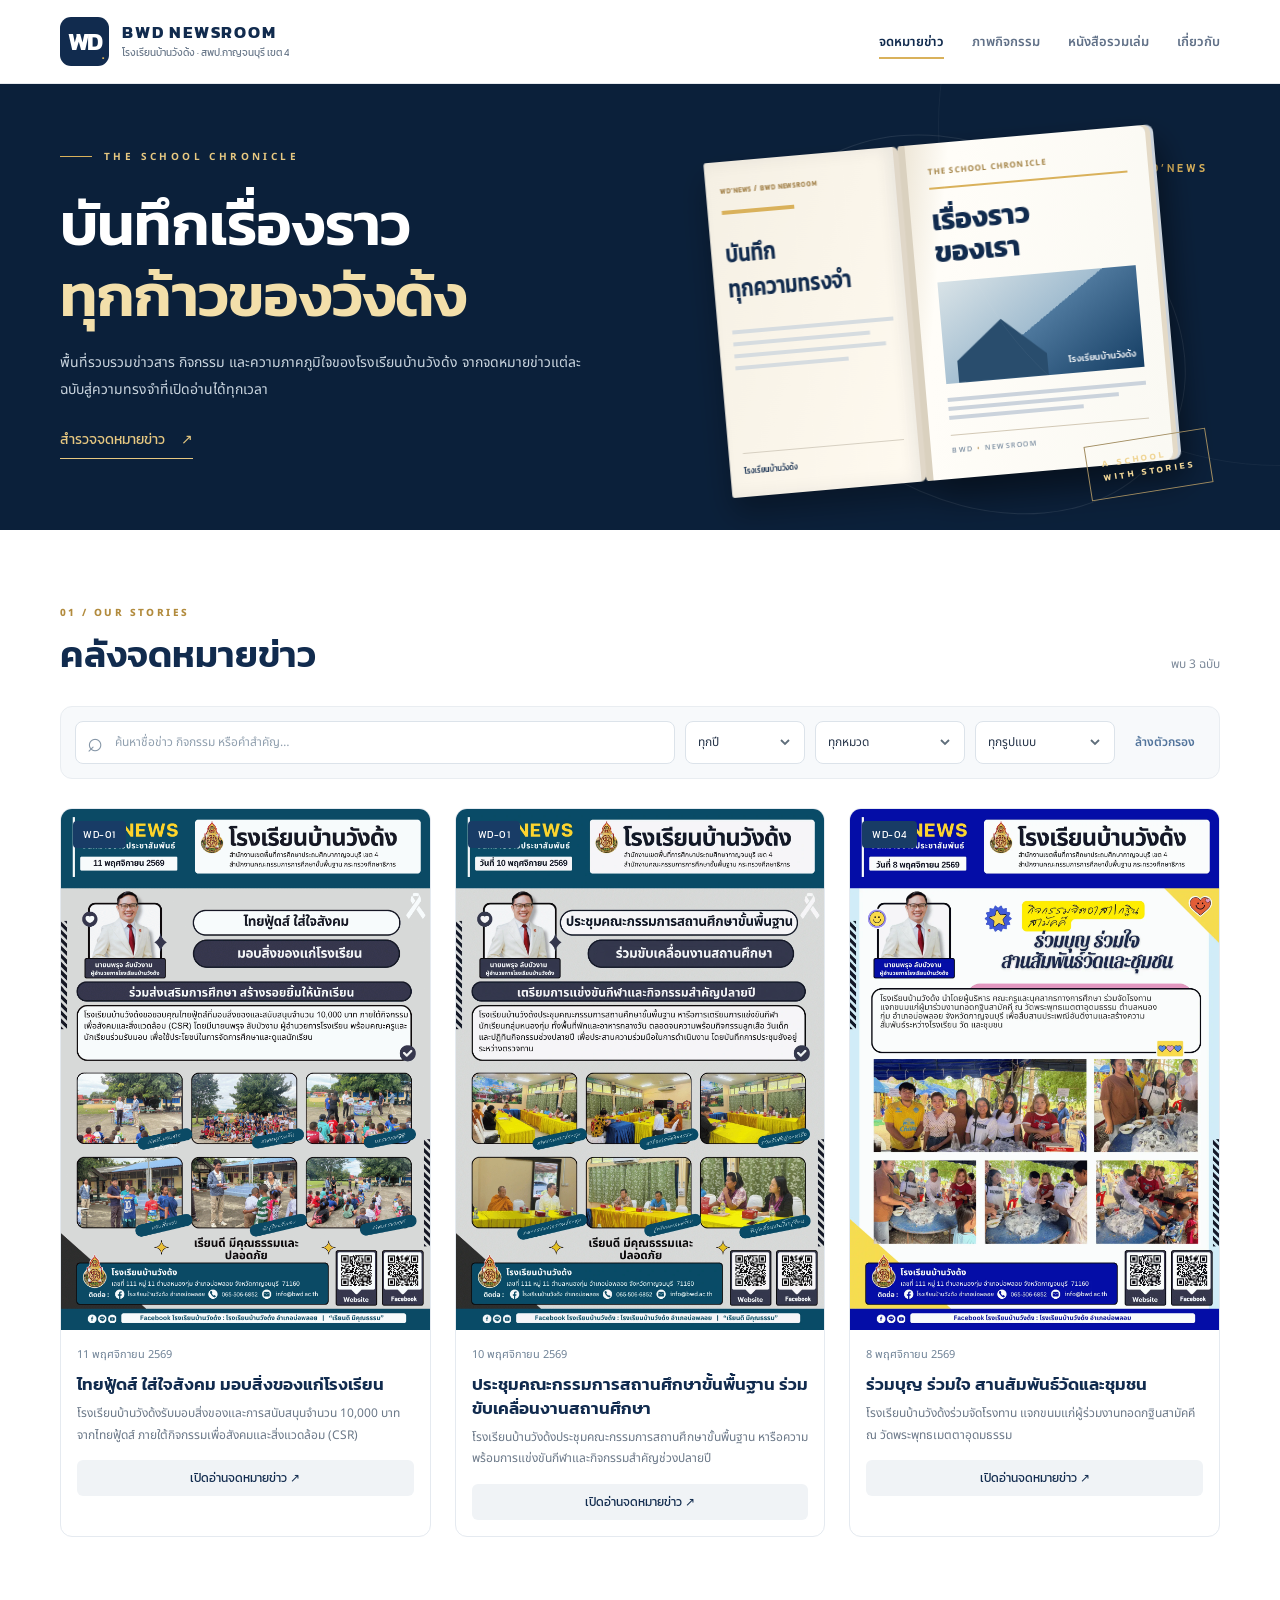
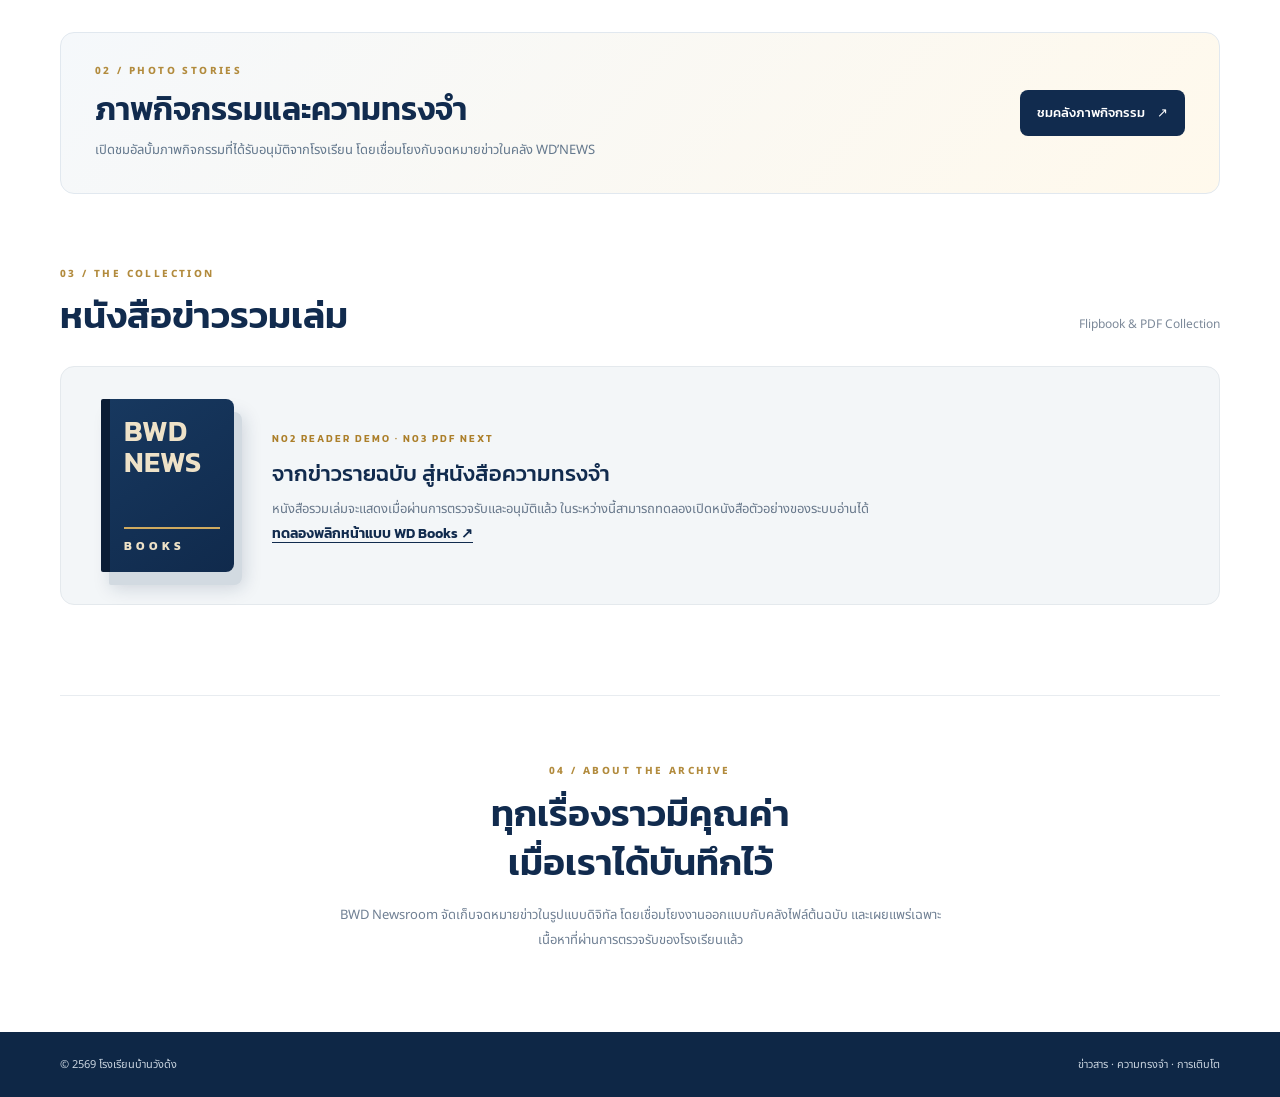
<file: index.html>
<!doctype html>
<html lang="th">
<head>
  <meta charset="utf-8">
  <meta name="viewport" content="width=device-width, initial-scale=1, viewport-fit=cover">
  <meta name="theme-color" content="#112b4e">
  <meta name="description" content="คลังจดหมายข่าวประชาสัมพันธ์โรงเรียนบ้านวังด้ง รวบรวมข่าวกิจกรรมและหนังสือข่าวดิจิทัล">
  <title>BWD Newsroom | จดหมายข่าวโรงเรียนบ้านวังด้ง</title>
  <link rel="icon" href="./favicon.svg" type="image/svg+xml">
  <link rel="manifest" href="./manifest.webmanifest">
  <link rel="apple-touch-icon" href="./icons/icon-192.png">
  <meta name="apple-mobile-web-app-capable" content="yes">
  <meta name="apple-mobile-web-app-status-bar-style" content="default">
  <link rel="apple-touch-startup-image" href="./icons/startup-1290x2796.png" media="(device-width: 430px) and (device-height: 932px) and (-webkit-device-pixel-ratio: 3) and (orientation: portrait)">
  <link rel="apple-touch-startup-image" href="./icons/startup-1179x2556.png" media="(device-width: 393px) and (device-height: 852px) and (-webkit-device-pixel-ratio: 3) and (orientation: portrait)">
  <link rel="apple-touch-startup-image" href="./icons/startup-1170x2532.png" media="(device-width: 390px) and (device-height: 844px) and (-webkit-device-pixel-ratio: 3) and (orientation: portrait)">
  <link rel="stylesheet" href="./assets/styles.css">
  <link rel="stylesheet" href="./assets/reader.css">
  <link rel="stylesheet" href="./assets/app-shell.css">
  <link rel="stylesheet" href="./assets/loading.css">
  <link rel="stylesheet" href="./assets/notify.css">
  <script defer src="./assets/loading.js"></script>
  <script defer src="./assets/notify.js"></script>
  <script defer src="./assets/ui-motion.js"></script>
  <script defer src="./assets/app-shell.js"></script>
  <script defer src="./assets/share.js"></script>
  <script defer src="./assets/app.js"></script>
</head>
<body class="newsroom-page">
  <a class="skip" href="#main">ข้ามไปยังเนื้อหาหลัก</a>
  <header class="site-header">
    <div class="wrap topbar">
      <a class="brand" href="./" aria-label="BWD Newsroom หน้าแรก">
        <span class="brand-mark" aria-hidden="true">WD<span class="brand-dot">.</span></span>
        <span class="brand-copy"><strong>BWD NEWSROOM</strong><small>โรงเรียนบ้านวังด้ง · สพป.กาญจนบุรี เขต 4</small></span>
      </a>
      <a class="app-quick-search" href="#news" aria-label="ค้นหาจดหมายข่าว"><svg viewBox="0 0 24 24" width="20" height="20" aria-hidden="true" fill="none" stroke="currentColor" stroke-width="2" stroke-linecap="round"><circle cx="10.5" cy="10.5" r="6.5"/><path d="m16 16 5 5"/></svg></a>
      <nav class="head-nav" aria-label="เมนูหลัก">
        <a class="active" href="#news">จดหมายข่าว</a>
        <a href="./gallery.html">ภาพกิจกรรม</a>
        <a href="#books">หนังสือรวมเล่ม</a>
        <a href="#about">เกี่ยวกับ</a>
      </nav>
    </div>
  </header>
  <main id="main">
    <section class="hero" aria-labelledby="hero-title">
      <div class="wrap hero-grid">
        <div class="hero-intro">
          <div class="eyebrow"><span class="eyebrow-line"></span> THE SCHOOL CHRONICLE</div>
          <h1 id="hero-title">บันทึกเรื่องราว<br><em>ทุกก้าวของวังด้ง</em></h1>
          <p>พื้นที่รวบรวมข่าวสาร กิจกรรม และความภาคภูมิใจของโรงเรียนบ้านวังด้ง จากจดหมายข่าวแต่ละฉบับสู่ความทรงจำที่เปิดอ่านได้ทุกเวลา</p>
          <a class="hero-link" href="#news">สำรวจจดหมายข่าว <span aria-hidden="true">↗</span></a>
        </div>
        <div class="hero-art" aria-hidden="true">
          <div class="hero-badge">WD’NEWS</div>
          <div class="hero-book-scene">
            <div class="hero-book">
              <div class="paper paper-back">
                <div class="paper-inside">
                  <div class="paper-inside-kicker">THE SCHOOL CHRONICLE</div>
                  <div class="paper-inside-title">เรื่องราว<br>ของเรา</div>
                  <div class="paper-inside-art"><span>โรงเรียนบ้านวังด้ง</span></div>
                  <div class="paper-lines"><i></i><i></i><i></i></div>
                  <div class="paper-inside-footer">BWD <span>•</span> NEWSROOM</div>
                </div>
              </div>
              <div class="paper-flap">
                <div class="paper paper-front">
                  <div class="paper-rule"></div>
                  <div class="paper-kicker">จดหมายข่าวประชาสัมพันธ์</div>
                  <div class="paper-headline">เรื่องราว<br>ของเรา</div>
                  <div class="paper-image"><span>บ้านวังด้ง</span></div>
                  <div class="paper-lines"><i></i><i></i><i></i></div>
                  <div class="paper-footer">EST. 2569 <span>•</span> BOPHLOI, KANCHANABURI</div>
                </div>
                <div class="paper paper-verso">
                  <div class="paper-verso-label">WD’NEWS / BWD NEWSROOM</div>
                  <div class="paper-verso-rule"></div>
                  <div class="paper-verso-quote">บันทึก<br>ทุกความทรงจำ</div>
                  <div class="paper-verso-lines"><i></i><i></i><i></i><i></i></div>
                  <div class="paper-verso-footer">โรงเรียนบ้านวังด้ง</div>
                </div>
              </div>
            </div>
          </div>
          <div class="hero-stamp">A SCHOOL<br>WITH STORIES</div>
        </div>
      </div>
    </section>
    <div class="wrap">
      <section id="app-home" class="app-dashboard" aria-labelledby="app-home-title">
  <div class="app-welcome">
    <p>WD’NEWS · SCHOOL STORIES</p>
    <h1 id="app-home-title">เรื่องราวของวังด้ง</h1>
    <span>จดหมายข่าว ภาพกิจกรรม และหนังสือดิจิทัล</span>
  </div>
  <div class="app-section-heading"><h2>จดหมายข่าวล่าสุด</h2><a href="#news">ทั้งหมด <span aria-hidden="true">›</span></a></div>
  <div id="app-latest-issue" class="app-latest-issue" aria-live="polite"><div class="bwd-skeleton bwd-skel-feature" aria-hidden="true"><span class="bwd-skel-picture"></span><div class="bwd-skel-lines"><span></span><span></span><span></span><span class="bwd-skel-action"></span></div></div><span class="visually-hidden" role="status">กำลังโหลดจดหมายข่าว</span></div>
  <div class="app-section-heading"><h2>ภาพกิจกรรมล่าสุด</h2><a href="./gallery.html">ทั้งหมด <span aria-hidden="true">›</span></a></div>
  <div id="app-latest-galleries" class="app-latest-galleries" aria-live="polite"><div class="bwd-skeleton bwd-skel-album" aria-hidden="true"><span class="bwd-skel-picture"></span><div class="bwd-skel-lines"><span></span><span></span><span></span><span class="bwd-skel-action"></span></div></div><div class="bwd-skeleton bwd-skel-album" aria-hidden="true"><span class="bwd-skel-picture"></span><div class="bwd-skel-lines"><span></span><span></span><span></span><span class="bwd-skel-action"></span></div></div><span class="visually-hidden" role="status">กำลังโหลดภาพกิจกรรม</span></div>
  <div class="app-section-heading"><h2>ชั้นหนังสือ</h2><a href="#books">เปิดดู <span aria-hidden="true">›</span></a></div>
  <a class="app-books-shortcut" href="#books"><span class="app-books-symbol" aria-hidden="true">▤</span><span><strong>หนังสือข่าวรวมเล่ม</strong><small>อ่านแบบพลิกหน้าและ PDF เมื่อมีเล่มเผยแพร่</small></span><span aria-hidden="true">›</span></a>
  <details class="app-install-guide" id="app-install-guide"><summary>เพิ่ม BWD Newsroom ไว้บนหน้าจอหลัก</summary><p>บน iPhone เปิดเว็บผ่าน Safari แล้วแตะปุ่มแชร์ เลือก “เพิ่มไปยังหน้าจอโฮม” บนอุปกรณ์อื่นใช้เมนูติดตั้งแอปของเบราว์เซอร์เมื่อรองรับ</p><button type="button" id="app-install-button" hidden>ติดตั้งแอป</button></details>
</section>
      <section class="archive" id="news" aria-labelledby="news-title">
        <div class="section-head">
          <div><p class="section-label">01 / OUR STORIES</p><h2 id="news-title">คลังจดหมายข่าว</h2></div>
          <p class="section-note" id="result-count" aria-live="polite">กำลังโหลดข้อมูล…</p>
        </div>
        <form class="filters" id="filters" role="search" autocomplete="off">
          <label class="search-field"><span class="search-icon" aria-hidden="true">⌕</span><span class="visually-hidden">ค้นหาข่าว</span><input id="search" type="search" placeholder="ค้นหาชื่อข่าว กิจกรรม หรือคำสำคัญ…" aria-label="ค้นหาข่าว"></label>
          <button type="button" class="app-filter-trigger" aria-haspopup="dialog" aria-controls="app-filter-sheet"><svg aria-hidden="true" viewBox="0 0 24 24" width="19" height="19" fill="none" stroke="currentColor" stroke-width="2" stroke-linecap="round"><path d="M4 7h16M7 12h10M10 17h4"/><circle cx="8" cy="7" r="2" fill="#fff"/><circle cx="15" cy="12" r="2" fill="#fff"/></svg><span>ตัวกรอง</span><output class="app-filter-count" hidden></output></button>
          <label><span class="visually-hidden">เลือกปี</span><select id="year" aria-label="เลือกปี"><option value="">ทุกปี</option></select></label>
          <label><span class="visually-hidden">เลือกหมวดข่าว</span><select id="category" aria-label="เลือกหมวดข่าว"><option value="">ทุกหมวด</option></select></label>
          <label><span class="visually-hidden">เลือกรูปแบบจดหมายข่าว</span><select id="template" aria-label="เลือกรูปแบบ"><option value="">ทุกรูปแบบ</option></select></label>
          <button class="reset" type="reset">ล้างตัวกรอง</button>
        </form>
        <div class="news-grid" id="news-grid" aria-live="polite" aria-busy="true"><div class="bwd-skeleton bwd-skel-news" aria-hidden="true"><span class="bwd-skel-picture"></span><div class="bwd-skel-lines"><span></span><span></span><span></span><span class="bwd-skel-action"></span></div></div><div class="bwd-skeleton bwd-skel-news" aria-hidden="true"><span class="bwd-skel-picture"></span><div class="bwd-skel-lines"><span></span><span></span><span></span><span class="bwd-skel-action"></span></div></div><div class="bwd-skeleton bwd-skel-news" aria-hidden="true"><span class="bwd-skel-picture"></span><div class="bwd-skel-lines"><span></span><span></span><span></span><span class="bwd-skel-action"></span></div></div></div>
        <div class="empty" id="empty" hidden>
          <div class="empty-symbol" aria-hidden="true">✦</div>
          <h3 id="empty-title">ยังไม่มีจดหมายข่าวที่เผยแพร่</h3>
          <p id="empty-description">จดหมายข่าวจะปรากฏที่นี่เมื่อผ่านการตรวจทานและอนุมัติเรียบร้อยแล้ว</p>
        </div>
        <div class="error" id="error" role="alert" hidden>ไม่สามารถโหลดทะเบียนจดหมายข่าวได้ในขณะนี้ โปรดลองโหลดหน้าเว็บอีกครั้ง</div>
      </section>
      <section class="gallery-teaser" aria-labelledby="gallery-teaser-title">
        <div class="gallery-teaser-copy">
          <p class="section-label">02 / PHOTO STORIES</p>
          <h2 id="gallery-teaser-title">ภาพกิจกรรมและความทรงจำ</h2>
          <p>เปิดชมอัลบั้มภาพกิจกรรมที่ได้รับอนุมัติจากโรงเรียน โดยเชื่อมโยงกับจดหมายข่าวในคลัง WD’NEWS</p>
        </div>
        <a href="./gallery.html" class="gallery-teaser-link">ชมคลังภาพกิจกรรม <span aria-hidden="true">↗</span></a>
      </section>
      <section class="books" id="books" aria-labelledby="books-title">
        <div class="section-head">
          <div><p class="section-label">03 / THE COLLECTION</p><h2 id="books-title">หนังสือข่าวรวมเล่ม</h2></div>
          <p class="section-note">Flipbook & PDF Collection</p>
        </div>
        <div class="books-list" id="books-list" aria-live="polite" aria-busy="true"><div class="bwd-skeleton bwd-skel-book" aria-hidden="true"><span class="bwd-skel-picture"></span><div class="bwd-skel-lines"><span></span><span></span><span></span></div></div></div>
        <div class="books-empty" id="books-empty" hidden>
          <div class="book-mini" aria-hidden="true"><span>BWD<br>NEWS</span><b>BOOKS</b></div>
          <div><span class="soon">N02 READER DEMO · N03 PDF NEXT</span><h3>จากข่าวรายฉบับ สู่หนังสือความทรงจำ</h3><p>หนังสือรวมเล่มจะแสดงเมื่อผ่านการตรวจรับและอนุมัติแล้ว ในระหว่างนี้สามารถทดลองเปิดหนังสือตัวอย่างของระบบอ่านได้</p><p><a class="demo-link" href="./reader.html?demo=1">ทดลองพลิกหน้าแบบ WD Books ↗</a></p></div>
        </div>
      </section>
      <section class="about" id="about" aria-labelledby="about-title">
        <p class="section-label">04 / ABOUT THE ARCHIVE</p>
        <h2 id="about-title">ทุกเรื่องราวมีคุณค่า<br>เมื่อเราได้บันทึกไว้</h2>
        <p>BWD Newsroom จัดเก็บจดหมายข่าวในรูปแบบดิจิทัล โดยเชื่อมโยงงานออกแบบกับคลังไฟล์ต้นฉบับ และเผยแพร่เฉพาะเนื้อหาที่ผ่านการตรวจรับของโรงเรียนแล้ว</p>
      </section>
    </div>
  </main>
  <nav class="app-bottom-nav" aria-label="เมนูหลักของแอป">
  <a data-app-tab="home" href="#app-home"><svg viewBox="0 0 24 24" width="23" height="23" aria-hidden="true" fill="none" stroke="currentColor" stroke-width="1.8" stroke-linecap="round" stroke-linejoin="round"><path d="m3 10 9-7 9 7v10a1 1 0 0 1-1 1h-5v-7H9v7H4a1 1 0 0 1-1-1z"/></svg><span>หน้าแรก</span></a>
  <a data-app-tab="news" href="#news"><svg viewBox="0 0 24 24" width="23" height="23" aria-hidden="true" fill="none" stroke="currentColor" stroke-width="1.8" stroke-linecap="round" stroke-linejoin="round"><rect x="3" y="4" width="18" height="16" rx="2"/><path d="M7 8h7M7 12h10M7 16h10M17 8h.01"/></svg><span>ข่าว</span></a>
  <a data-app-tab="gallery" href="./gallery.html"><svg viewBox="0 0 24 24" width="23" height="23" aria-hidden="true" fill="none" stroke="currentColor" stroke-width="1.8" stroke-linecap="round" stroke-linejoin="round"><rect x="3" y="3" width="18" height="18" rx="2"/><circle cx="8.5" cy="8.5" r="1.5"/><path d="m21 15-5-5L5 21"/></svg><span>ภาพกิจกรรม</span></a>
  <a data-app-tab="books" href="#books"><svg viewBox="0 0 24 24" width="23" height="23" aria-hidden="true" fill="none" stroke="currentColor" stroke-width="1.8" stroke-linecap="round" stroke-linejoin="round"><path d="M12 7c-2.5-2.5-5.6-2.9-9-2v14c3.4-.9 6.5-.5 9 2 2.5-2.5 5.6-2.9 9-2V5c-3.4-.9-6.5-.5-9 2ZM12 7v14"/></svg><span>หนังสือ</span></a>
</nav>
  <footer class="site-footer"><div class="wrap footer-inner"><span>© 2569 โรงเรียนบ้านวังด้ง</span><span>ข่าวสาร · ความทรงจำ · การเติบโต</span></div></footer>
  <dialog id="app-filter-sheet" class="app-filter-sheet" aria-labelledby="app-filter-title">
    <div class="app-filter-sheet-head"><h2 id="app-filter-title">กรองจดหมายข่าว</h2><button type="button" id="app-filter-close" aria-label="ปิดตัวกรอง">×</button></div>
    <div id="app-filter-fields" class="app-filter-fields"></div>
    <div class="app-filter-sheet-actions">
      <button type="button" id="app-filter-reset">ล้างตัวกรอง</button>
      <button type="button" id="app-filter-apply">แสดงผล</button>
    </div>
  </dialog>
  <dialog id="issue-dialog" aria-labelledby="dialog-title">
    <div class="dialog-frame"><div class="dialog-top"><div class="dialog-heading"><span class="section-label">WD’NEWS / ISSUE</span><h2 id="dialog-title"></h2><p id="dialog-meta"></p></div><details id="dialog-tools" class="dialog-tools"><summary aria-label="เมนูเพิ่มเติมสำหรับจดหมายข่าว" title="เมนูเพิ่มเติม">⋯</summary><div id="dialog-tools-options" class="dialog-tools-options"></div></details><button id="dialog-close" type="button" class="dialog-close" aria-label="ปิดรายละเอียด">×</button></div><div id="dialog-content" class="dialog-content"></div><div id="dialog-actions" class="dialog-actions"></div></div>
  </dialog>
</body>
</html>
</file>
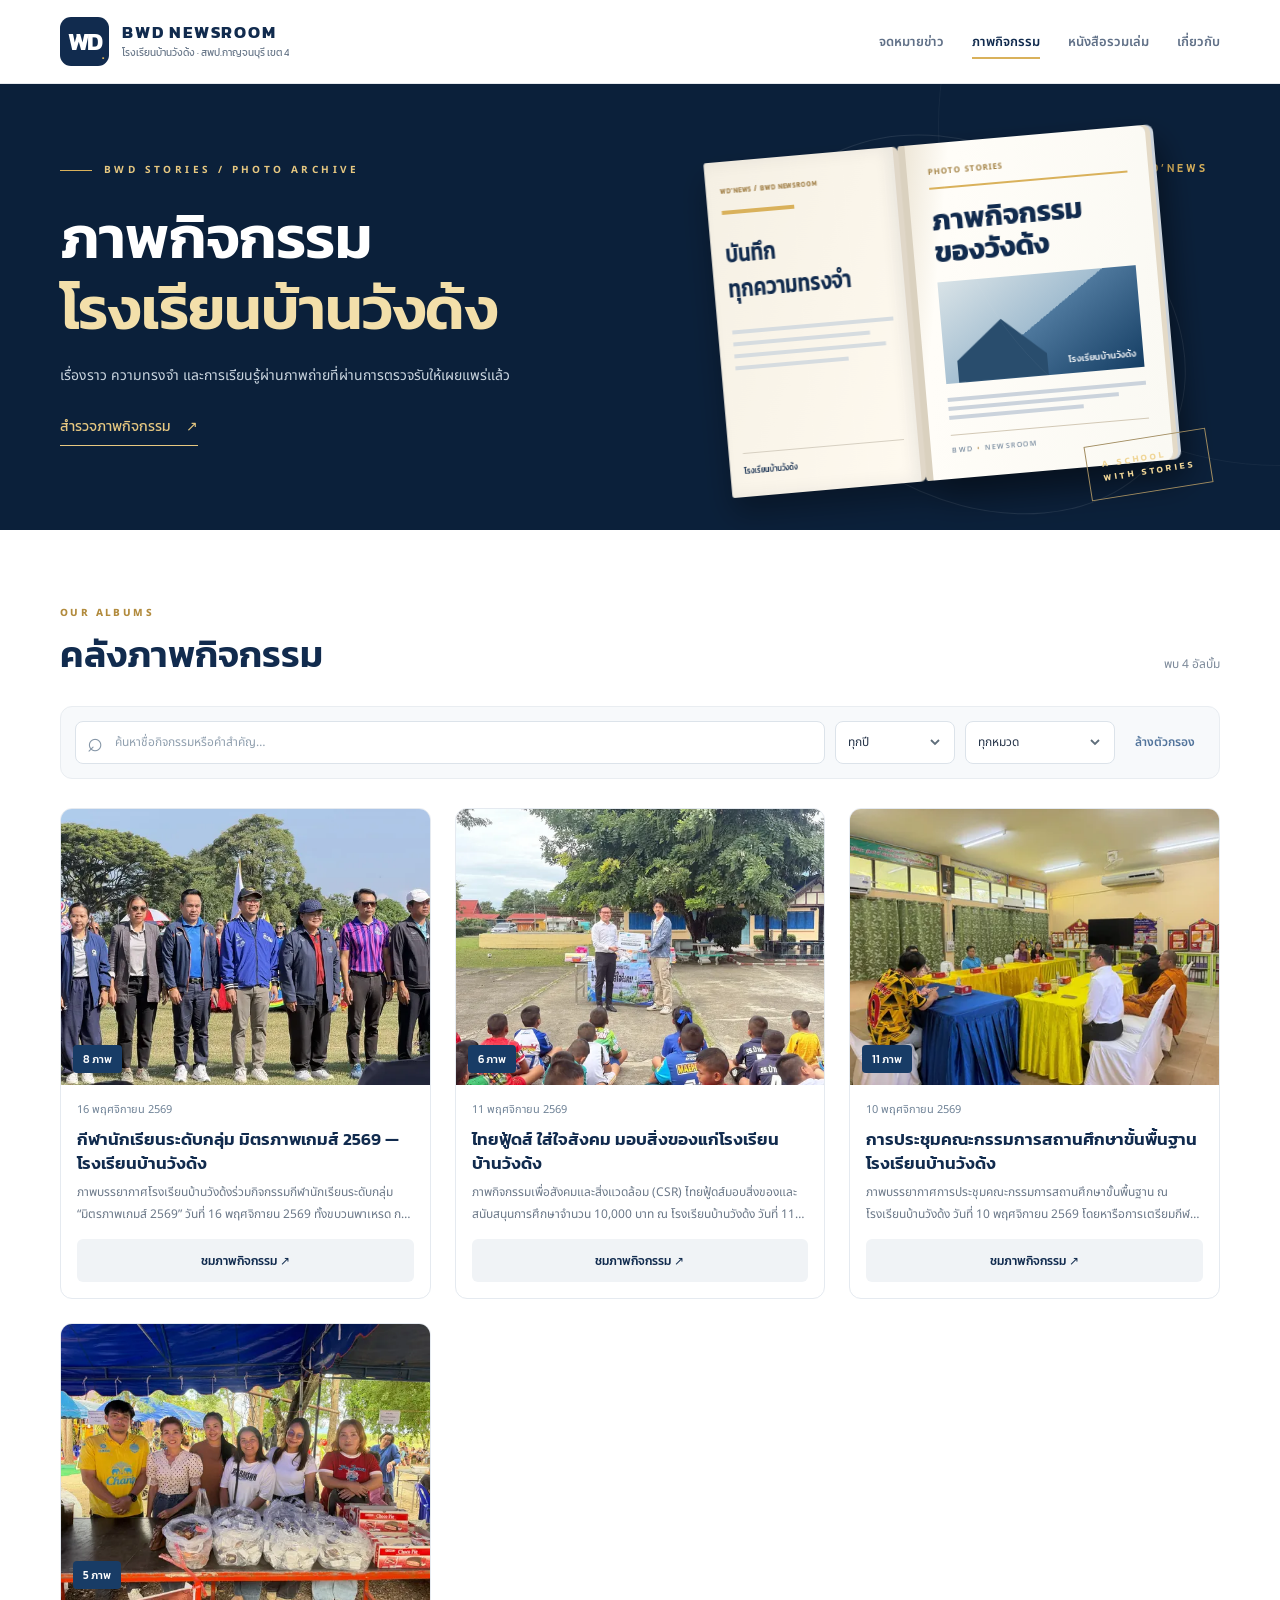
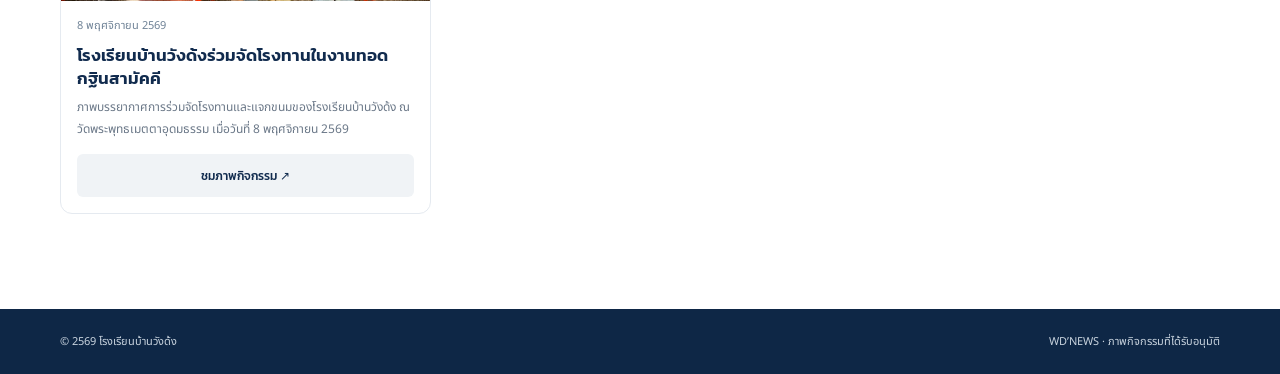
<file: gallery.html>
<!doctype html>
<html lang="th">
<head>
  <meta charset="utf-8">
  <meta name="viewport" content="width=device-width, initial-scale=1, viewport-fit=cover">
  <meta name="theme-color" content="#112b4e">
  <meta name="description" content="คลังภาพกิจกรรมที่ได้รับอนุมัติของโรงเรียนบ้านวังด้ง เชื่อมโยงจดหมายข่าว WD’NEWS">
  <title>ภาพกิจกรรม | BWD Newsroom</title>
  <link rel="icon" href="./favicon.svg" type="image/svg+xml">
  <link rel="manifest" href="./manifest.webmanifest">
  <link rel="apple-touch-icon" href="./icons/icon-192.png">
  <meta name="apple-mobile-web-app-capable" content="yes">
  <meta name="apple-mobile-web-app-status-bar-style" content="default">
  <link rel="apple-touch-startup-image" href="./icons/startup-1290x2796.png" media="(device-width: 430px) and (device-height: 932px) and (-webkit-device-pixel-ratio: 3) and (orientation: portrait)">
  <link rel="apple-touch-startup-image" href="./icons/startup-1179x2556.png" media="(device-width: 393px) and (device-height: 852px) and (-webkit-device-pixel-ratio: 3) and (orientation: portrait)">
  <link rel="apple-touch-startup-image" href="./icons/startup-1170x2532.png" media="(device-width: 390px) and (device-height: 844px) and (-webkit-device-pixel-ratio: 3) and (orientation: portrait)">
  <link rel="stylesheet" href="./assets/styles.css">
  <link rel="stylesheet" href="./assets/gallery.css">
  <link rel="stylesheet" href="./assets/app-shell.css">
  <link rel="stylesheet" href="./assets/loading.css">
  <link rel="stylesheet" href="./assets/notify.css">
  <script defer src="./assets/loading.js"></script>
  <script defer src="./assets/notify.js"></script>
  <script defer src="./assets/ui-motion.js"></script>
  <script defer src="./assets/app-shell.js"></script>
  <script defer src="./assets/gallery.js"></script>
</head>
<body class="gallery-page">
  <a class="skip" href="#gallery-main">ข้ามไปยังภาพกิจกรรม</a>
  <header class="site-header">
    <div class="wrap topbar">
      <a class="brand" href="./" aria-label="กลับหน้าแรก BWD Newsroom">
        <span class="brand-mark" aria-hidden="true">WD<span class="brand-dot">.</span></span>
        <span class="brand-copy"><strong>BWD NEWSROOM</strong><small>โรงเรียนบ้านวังด้ง · สพป.กาญจนบุรี เขต 4</small></span>
      </a>
      <a class="app-quick-search" href="./gallery.html#gallery-list" aria-label="ค้นหาภาพกิจกรรม"><svg viewBox="0 0 24 24" width="20" height="20" aria-hidden="true" fill="none" stroke="currentColor" stroke-width="2" stroke-linecap="round"><circle cx="10.5" cy="10.5" r="6.5"/><path d="m16 16 5 5"/></svg></a>
      <nav class="head-nav" aria-label="เมนูหลัก">
        <a href="./#news">จดหมายข่าว</a>
        <a href="./gallery.html" class="active" aria-current="page">ภาพกิจกรรม</a>
        <a href="./#books">หนังสือรวมเล่ม</a>
        <a href="./#about">เกี่ยวกับ</a>
      </nav>
    </div>
  </header>
  <main id="gallery-main">
    <section class="hero gallery-hero" aria-labelledby="gallery-hero-title">
      <div class="wrap hero-grid gallery-hero-grid">
        <div class="hero-intro gallery-hero-intro">
          <div class="eyebrow"><span class="eyebrow-line"></span> BWD STORIES / PHOTO ARCHIVE</div>
          <h1 id="gallery-hero-title">ภาพกิจกรรม<br><em>โรงเรียนบ้านวังด้ง</em></h1>
          <p>เรื่องราว ความทรงจำ และการเรียนรู้ผ่านภาพถ่ายที่ผ่านการตรวจรับให้เผยแพร่แล้ว</p>
          <a class="hero-link" href="#gallery-list">สำรวจภาพกิจกรรม <span aria-hidden="true">↗</span></a>
        </div>
        <div class="hero-art" aria-hidden="true">
          <div class="hero-badge">WD’NEWS</div>
          <div class="hero-book-scene">
            <div class="hero-book">
              <div class="paper paper-back">
                <div class="paper-inside">
                  <div class="paper-inside-kicker">PHOTO STORIES</div>
                  <div class="paper-inside-title">ภาพกิจกรรม<br>ของวังด้ง</div>
                  <div class="paper-inside-art"><span>โรงเรียนบ้านวังด้ง</span></div>
                  <div class="paper-lines"><i></i><i></i><i></i></div>
                  <div class="paper-inside-footer">BWD <span>•</span> NEWSROOM</div>
                </div>
              </div>
              <div class="paper-flap">
                <div class="paper paper-front">
                  <div class="paper-rule"></div>
                  <div class="paper-kicker">ภาพกิจกรรมโรงเรียนบ้านวังด้ง</div>
                  <div class="paper-headline">ภาพเล่า<br>เรื่องราว</div>
                  <div class="paper-image"><span>บ้านวังด้ง</span></div>
                  <div class="paper-lines"><i></i><i></i><i></i></div>
                  <div class="paper-footer">BWD STORIES <span>•</span> KANCHANABURI</div>
                </div>
                <div class="paper paper-verso">
                  <div class="paper-verso-label">WD’NEWS / BWD NEWSROOM</div>
                  <div class="paper-verso-rule"></div>
                  <div class="paper-verso-quote">บันทึก<br>ทุกความทรงจำ</div>
                  <div class="paper-verso-lines"><i></i><i></i><i></i><i></i></div>
                  <div class="paper-verso-footer">โรงเรียนบ้านวังด้ง</div>
                </div>
              </div>
            </div>
          </div>
          <div class="hero-stamp">A SCHOOL<br>WITH STORIES</div>
        </div>
      </div>
    </section>
    <div class="wrap gallery-content">
      <section id="gallery-list" aria-labelledby="gallery-heading">
        <div class="section-head">
          <div><p class="section-label">OUR ALBUMS</p><h2 id="gallery-heading">คลังภาพกิจกรรม</h2></div>
          <p class="section-note" id="gallery-count" aria-live="polite">กำลังโหลดข้อมูล…</p>
        </div>
        <form id="gallery-filters" class="filters gallery-filters" role="search" autocomplete="off">
          <label class="search-field gallery-search"><span class="search-icon" aria-hidden="true">⌕</span><span class="visually-hidden">ค้นหาอัลบั้ม</span><input id="gallery-search" type="search" placeholder="ค้นหาชื่อกิจกรรมหรือคำสำคัญ…" aria-label="ค้นหาอัลบั้ม"></label>
          <button type="button" class="app-filter-trigger" aria-haspopup="dialog" aria-controls="app-filter-sheet"><svg aria-hidden="true" viewBox="0 0 24 24" width="19" height="19" fill="none" stroke="currentColor" stroke-width="2" stroke-linecap="round"><path d="M4 7h16M7 12h10M10 17h4"/><circle cx="8" cy="7" r="2" fill="#fff"/><circle cx="15" cy="12" r="2" fill="#fff"/></svg><span>ตัวกรอง</span><output class="app-filter-count" hidden></output></button>
          <label><span class="visually-hidden">เลือกปี</span><select id="gallery-year" aria-label="เลือกปี"><option value="">ทุกปี</option></select></label>
          <label><span class="visually-hidden">เลือกหมวด</span><select id="gallery-category" aria-label="เลือกหมวด"><option value="">ทุกหมวด</option></select></label>
          <button type="reset" class="reset gallery-clear">ล้างตัวกรอง</button>
        </form>
        <div id="gallery-grid" class="gallery-grid" aria-live="polite" aria-busy="true"><div class="bwd-skeleton bwd-skel-gallery" aria-hidden="true"><span class="bwd-skel-picture"></span><div class="bwd-skel-lines"><span></span><span></span><span></span><span class="bwd-skel-action"></span></div></div><div class="bwd-skeleton bwd-skel-gallery" aria-hidden="true"><span class="bwd-skel-picture"></span><div class="bwd-skel-lines"><span></span><span></span><span></span><span class="bwd-skel-action"></span></div></div><div class="bwd-skeleton bwd-skel-gallery" aria-hidden="true"><span class="bwd-skel-picture"></span><div class="bwd-skel-lines"><span></span><span></span><span></span><span class="bwd-skel-action"></span></div></div></div>
        <div id="gallery-empty" class="empty gallery-empty" hidden>
          <span aria-hidden="true" class="empty-symbol gallery-empty-symbol">✦</span>
          <h3 id="gallery-empty-title">ยังไม่มีอัลบั้มที่เผยแพร่</h3>
          <p id="gallery-empty-description">ภาพกิจกรรมจะปรากฏที่นี่หลังโรงเรียนตรวจสอบและอนุมัติให้เผยแพร่</p>
        </div>
        <div id="gallery-error" class="gallery-error" role="alert" hidden>ไม่สามารถโหลดคลังภาพได้ในขณะนี้ โปรดลองใหม่อีกครั้ง</div>
      </section>
      <section id="album-view" class="album-view" aria-labelledby="album-title" hidden>
        <a class="album-back" href="./gallery.html">← กลับคลังภาพกิจกรรม</a>
        <div class="album-head">
          <p class="section-label">PHOTO STORY / SCHOOL ACTIVITY</p>
          <h2 id="album-title"></h2>
          <p class="album-meta" id="album-meta"></p>
          <p id="album-description"></p>
          <div id="album-related" class="album-related"></div>
        </div>
        <div id="album-photos" class="album-photos"></div>
      </section>
    </div>
  </main>
  <nav class="app-bottom-nav" aria-label="เมนูหลักของแอป">
  <a data-app-tab="home" href="./#app-home"><svg viewBox="0 0 24 24" width="23" height="23" aria-hidden="true" fill="none" stroke="currentColor" stroke-width="1.8" stroke-linecap="round" stroke-linejoin="round"><path d="m3 10 9-7 9 7v10a1 1 0 0 1-1 1h-5v-7H9v7H4a1 1 0 0 1-1-1z"/></svg><span>หน้าแรก</span></a>
  <a data-app-tab="news" href="./#news"><svg viewBox="0 0 24 24" width="23" height="23" aria-hidden="true" fill="none" stroke="currentColor" stroke-width="1.8" stroke-linecap="round" stroke-linejoin="round"><rect x="3" y="4" width="18" height="16" rx="2"/><path d="M7 8h7M7 12h10M7 16h10M17 8h.01"/></svg><span>ข่าว</span></a>
  <a data-app-tab="gallery" href="./gallery.html"><svg viewBox="0 0 24 24" width="23" height="23" aria-hidden="true" fill="none" stroke="currentColor" stroke-width="1.8" stroke-linecap="round" stroke-linejoin="round"><rect x="3" y="3" width="18" height="18" rx="2"/><circle cx="8.5" cy="8.5" r="1.5"/><path d="m21 15-5-5L5 21"/></svg><span>ภาพกิจกรรม</span></a>
  <a data-app-tab="books" href="./#books"><svg viewBox="0 0 24 24" width="23" height="23" aria-hidden="true" fill="none" stroke="currentColor" stroke-width="1.8" stroke-linecap="round" stroke-linejoin="round"><path d="M12 7c-2.5-2.5-5.6-2.9-9-2v14c3.4-.9 6.5-.5 9 2 2.5-2.5 5.6-2.9 9-2V5c-3.4-.9-6.5-.5-9 2ZM12 7v14"/></svg><span>หนังสือ</span></a>
</nav>
  <footer class="site-footer"><div class="wrap footer-inner"><span>© 2569 โรงเรียนบ้านวังด้ง</span><span>WD’NEWS · ภาพกิจกรรมที่ได้รับอนุมัติ</span></div></footer>
  <dialog id="app-filter-sheet" class="app-filter-sheet" aria-labelledby="app-filter-title">
    <div class="app-filter-sheet-head"><h2 id="app-filter-title">กรองภาพกิจกรรม</h2><button type="button" id="app-filter-close" aria-label="ปิดตัวกรอง">×</button></div>
    <div id="app-filter-fields" class="app-filter-fields"></div>
    <div class="app-filter-sheet-actions">
      <button type="button" id="app-filter-reset">ล้างตัวกรอง</button>
      <button type="button" id="app-filter-apply">แสดงผล</button>
    </div>
  </dialog>
  <dialog id="gallery-lightbox" class="gallery-lightbox" aria-label="ดูภาพกิจกรรมเต็มจอ">
    <div class="lightbox-shell">
      <div class="lightbox-top"><span id="lightbox-counter" aria-live="polite"></span><button type="button" id="lightbox-close" aria-label="ปิดภาพ">✕</button></div>
      <div class="lightbox-stage">
        <button type="button" id="lightbox-prev" aria-label="รูปก่อนหน้า">‹</button>
        <figure><img id="lightbox-image" alt=""><figcaption id="lightbox-caption"></figcaption></figure>
        <button type="button" id="lightbox-next" aria-label="รูปถัดไป">›</button>
      </div>
    </div>
  </dialog>
</body>
</html>
</file>
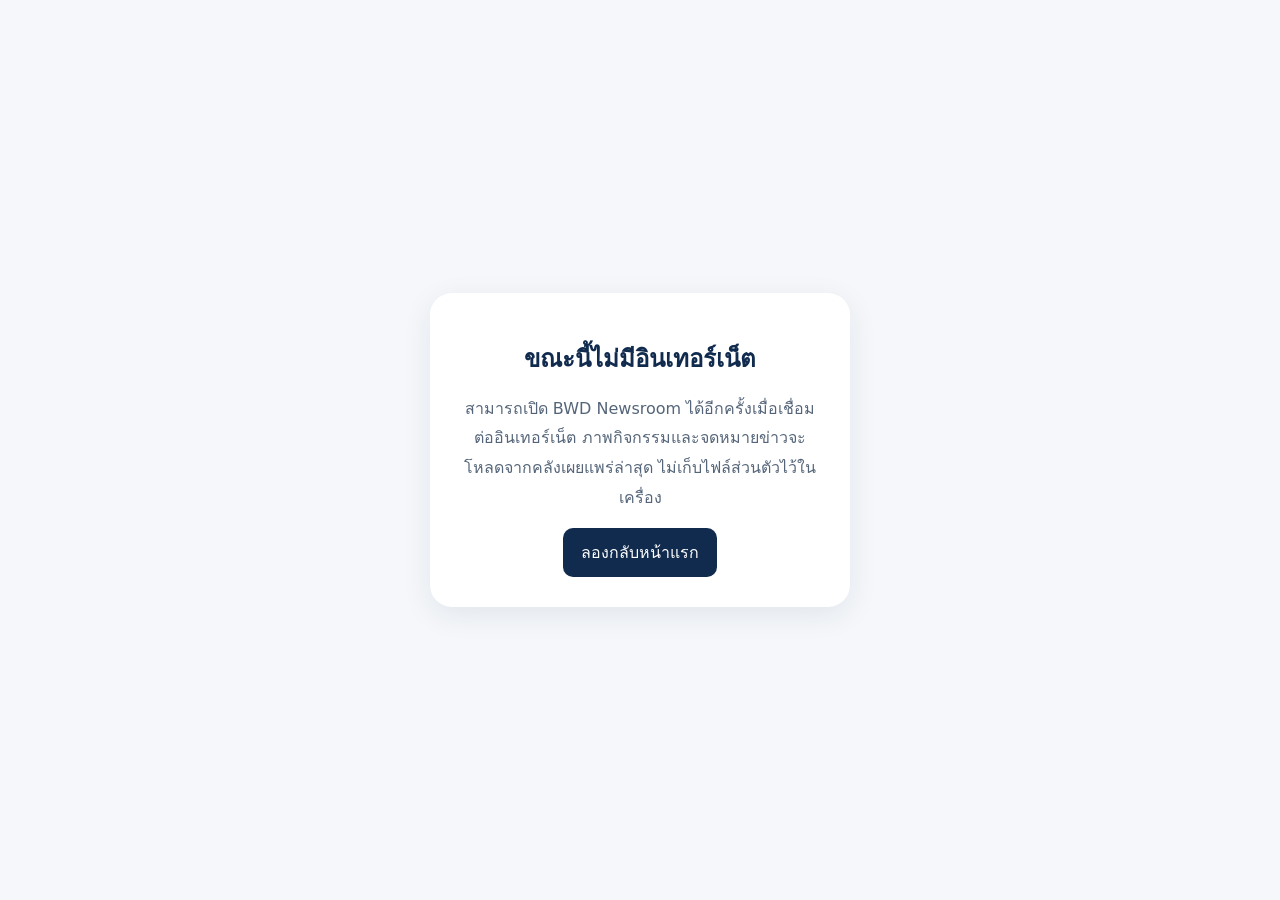
<file: offline.html>
<!doctype html>
<html lang="th"><head><meta charset="utf-8"><meta name="viewport" content="width=device-width, initial-scale=1,viewport-fit=cover">
<meta name="theme-color" content="#112b4e"><title>ออฟไลน์ | BWD Newsroom</title>
<style>body{margin:0;min-height:100dvh;display:grid;place-items:center;padding:24px;box-sizing:border-box;background:#f5f7fa;color:#112b4e;font-family:system-ui,sans-serif}.panel{max-width:360px;border-radius:22px;background:#fff;padding:30px;text-align:center;box-shadow:0 8px 30px #112b4e15}h1{font-size:24px}p{line-height:1.85;color:#556579}a{display:inline-block;background:#112b4e;border-radius:10px;color:#fff;text-decoration:none;padding:12px 18px}</style></head>
<body><main class="panel"><h1>ขณะนี้ไม่มีอินเทอร์เน็ต</h1><p>สามารถเปิด BWD Newsroom ได้อีกครั้งเมื่อเชื่อมต่ออินเทอร์เน็ต ภาพกิจกรรมและจดหมายข่าวจะโหลดจากคลังเผยแพร่ล่าสุด ไม่เก็บไฟล์ส่วนตัวไว้ในเครื่อง</p><a href="./">ลองกลับหน้าแรก</a></main></body></html>
</file>
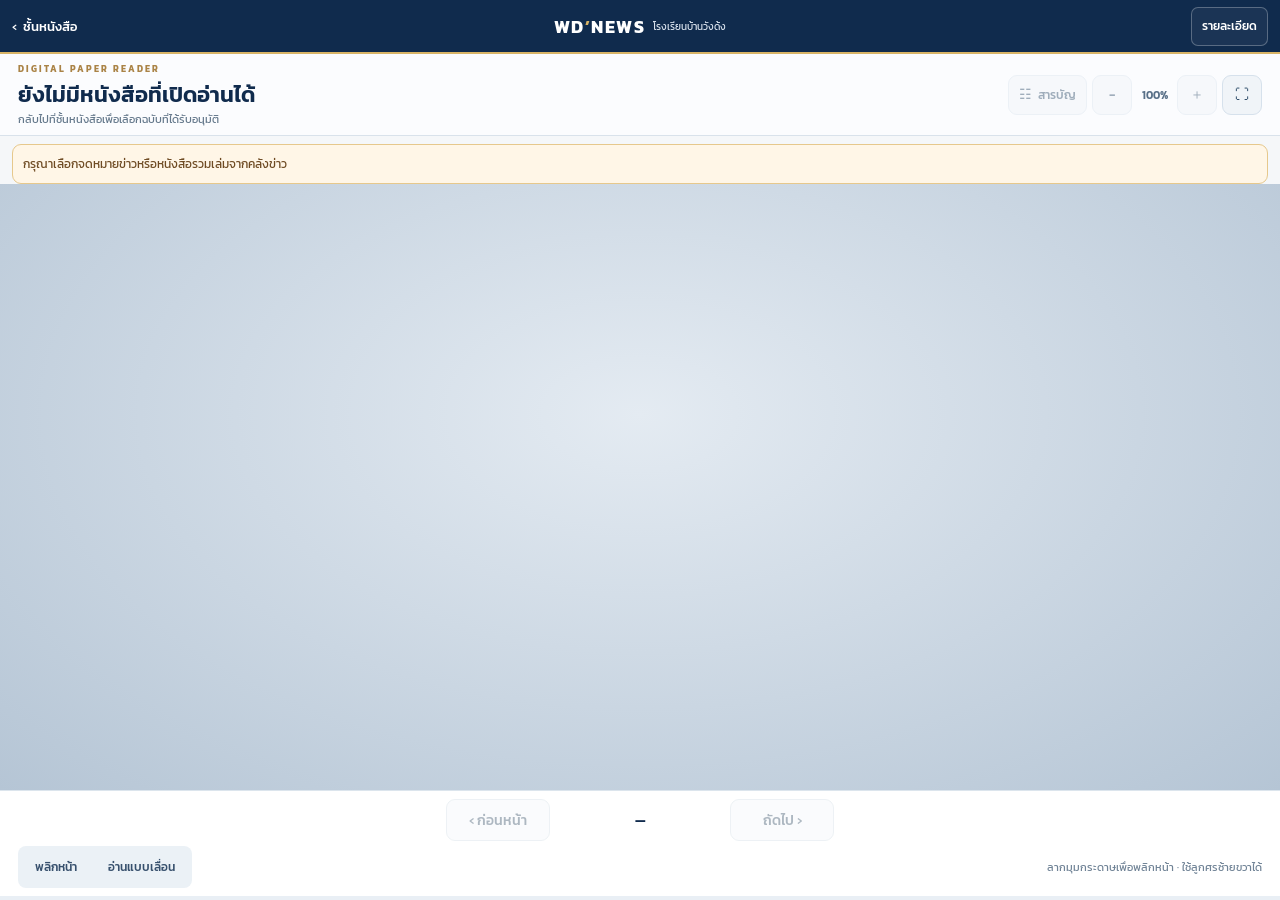
<file: reader.html>
<!doctype html>
<html lang="th">
<head>
  <meta charset="utf-8">
  <meta name="viewport" content="width=device-width,initial-scale=1,viewport-fit=cover">
  <meta name="theme-color" content="#102b4d">
  <meta name="description" content="BWD Newsroom ห้องอ่านจดหมายข่าวดิจิทัลที่รองรับมือถือและแท็บเล็ต">
  <title>BWD Newsroom | ห้องอ่านหนังสือ</title>
  <link rel="icon" href="./favicon.svg" type="image/svg+xml">
  <link rel="stylesheet" href="./assets/styles.css">
  <link rel="stylesheet" href="./assets/reader.css">
  <link rel="stylesheet" href="./assets/loading.css">
  <link rel="stylesheet" href="./assets/notify.css">
  <script defer src="./vendor/page-flip.browser.min.js"></script>
  <script defer src="./assets/reader-geometry.js"></script>
  <script defer src="./assets/notify.js"></script>
  <script defer src="./assets/reader.js"></script>
</head>
<body class="reader-body">
  <a class="skip" href="#reading-main">ข้ามไปยังหนังสือ</a>
  <header class="reader-topbar">
    <a class="reader-exit" href="./#books" aria-label="กลับไปยังชั้นหนังสือ">‹ <span>ชั้นหนังสือ</span></a>
    <a class="reader-brand" href="./" aria-label="BWD Newsroom หน้าแรก"><strong>WD<span>’</span>NEWS</strong><small>โรงเรียนบ้านวังด้ง</small></a>
    <button id="reader-info-open" class="reader-header-button" type="button" aria-label="ดูรายละเอียดหนังสือ">รายละเอียด</button>
  </header>
  <main id="reading-main" class="reader-main">
    <section class="reader-shell" aria-label="ห้องอ่านหนังสือ BWD Newsroom">
      <div class="reader-toolbar">
        <div class="reader-heading">
          <p class="reader-eyebrow">DIGITAL PAPER READER</p>
          <h1 id="reader-title">กำลังเปิดหนังสือ…</h1>
          <p id="reader-subtitle" class="reader-subtitle">แสดงเฉพาะจดหมายข่าวที่ได้รับอนุมัติให้เผยแพร่</p>
        </div>
        <div class="reader-actions" role="group" aria-label="เครื่องมืออ่าน">
          <button id="reader-toc-open" class="reader-tool-button" type="button" title="สารบัญ" aria-label="เปิดสารบัญ">☷ <span>สารบัญ</span></button>
          <button id="reader-zoom-out" class="reader-tool-button" type="button" title="ย่อหน้า" aria-label="ย่อหน้า">−</button>
          <output id="reader-zoom-value" class="reader-zoom-value" aria-live="polite">100%</output>
          <button id="reader-zoom-in" class="reader-tool-button" type="button" title="ขยายหน้า" aria-label="ขยายหน้า">＋</button>
          <button id="reader-focus-toggle" class="reader-tool-button reader-focus-toggle" type="button" aria-pressed="false" aria-label="เปิดโหมดอ่านเต็มพื้นที่" title="โหมดอ่าน">▣</button>
          <button id="reader-fullscreen" class="reader-tool-button" type="button" title="เต็มจอ" aria-label="เปิดเต็มจอ">⛶</button>
        </div>
      </div>
      <div id="reader-message" class="reader-message" role="status" hidden></div>
      <div class="reader-canvas">
        <div id="reader-loading" class="reader-loading" role="status" aria-live="polite"><span class="reader-loading-sheet bwd-shimmer" aria-hidden="true"><i></i><i></i><i></i></span><span class="reader-loading-caption">กำลังเตรียมหน้าจดหมายข่าว…</span></div>
        <button id="reader-focus-restore" class="reader-focus-restore" type="button" aria-label="แสดงเครื่องมืออ่านอีกครั้ง" hidden>แสดงเครื่องมือ</button>
        <div id="flip-stage" class="paper-stage" tabindex="0" aria-label="พื้นที่พลิกหน้าหนังสือ ลากมุมกระดาษหรือใช้ปุ่มก่อนหน้าและถัดไป">
          <div id="flip-engine" class="flip-engine"></div>
        </div>
        <div id="scroll-stage" class="scroll-stage" aria-label="พื้นที่อ่านแบบเลื่อน" hidden></div>
      </div>
      <div class="reader-bottom">
        <div class="reader-controls" aria-label="เปลี่ยนหน้าหนังสือ">
          <button id="reader-prev" type="button" aria-label="หน้าก่อนหน้า">‹ <span>ก่อนหน้า</span></button>
          <span id="page-indicator" aria-live="polite">—</span>
          <button id="reader-next" type="button" aria-label="หน้าถัดไป"><span>ถัดไป</span> ›</button>
        </div>
        <div class="reader-mode-row">
          <div class="reader-modes" role="group" aria-label="รูปแบบการอ่าน">
            <button id="mode-flip" type="button" aria-pressed="false">พลิกหน้า</button>
            <button id="mode-scroll" type="button" aria-pressed="false">อ่านแบบเลื่อน</button>
          </div>
          <p id="reader-hint">ลากมุมกระดาษเพื่อพลิกหน้า · ใช้ลูกศรซ้ายขวาได้</p>
        </div>
        <div class="reader-progress" aria-hidden="true"><span id="reader-progress-fill"></span></div>
      </div>
    </section>
  </main>
  <dialog id="reader-toc-dialog" class="reader-sheet" aria-labelledby="reader-toc-title">
    <div class="reader-sheet-head"><h2 id="reader-toc-title">สารบัญหนังสือ</h2><button id="reader-toc-close" type="button" aria-label="ปิดสารบัญ">×</button></div>
    <label class="reader-toc-select" for="reader-toc">ไปยังหน้า <select id="reader-toc" aria-label="เลือกหน้า"><option value="0">หน้าปก</option></select></label>
    <div id="reader-toc-list" class="reader-toc-list" role="navigation" aria-label="รายการหน้า"></div>
  </dialog>
  <dialog id="reader-info-dialog" class="reader-sheet" aria-labelledby="reader-info-title">
    <div class="reader-sheet-head"><h2 id="reader-info-title">เกี่ยวกับหนังสือ</h2><button id="reader-info-close" type="button" aria-label="ปิดรายละเอียด">×</button></div>
    <p id="reader-info-copy">BWD Newsroom · ห้องอ่านจดหมายข่าวโรงเรียนบ้านวังด้ง</p>
    <p class="reader-privacy-note">หน้าอ่านทดลองจะแสดงตัวอย่างที่ระบุ DEMO ชัดเจน ไม่ใช่จดหมายข่าวที่เผยแพร่จริง</p>
    <small>Powered by StPageFlip · MIT License</small>
  </dialog>
</body>
</html>
</file>
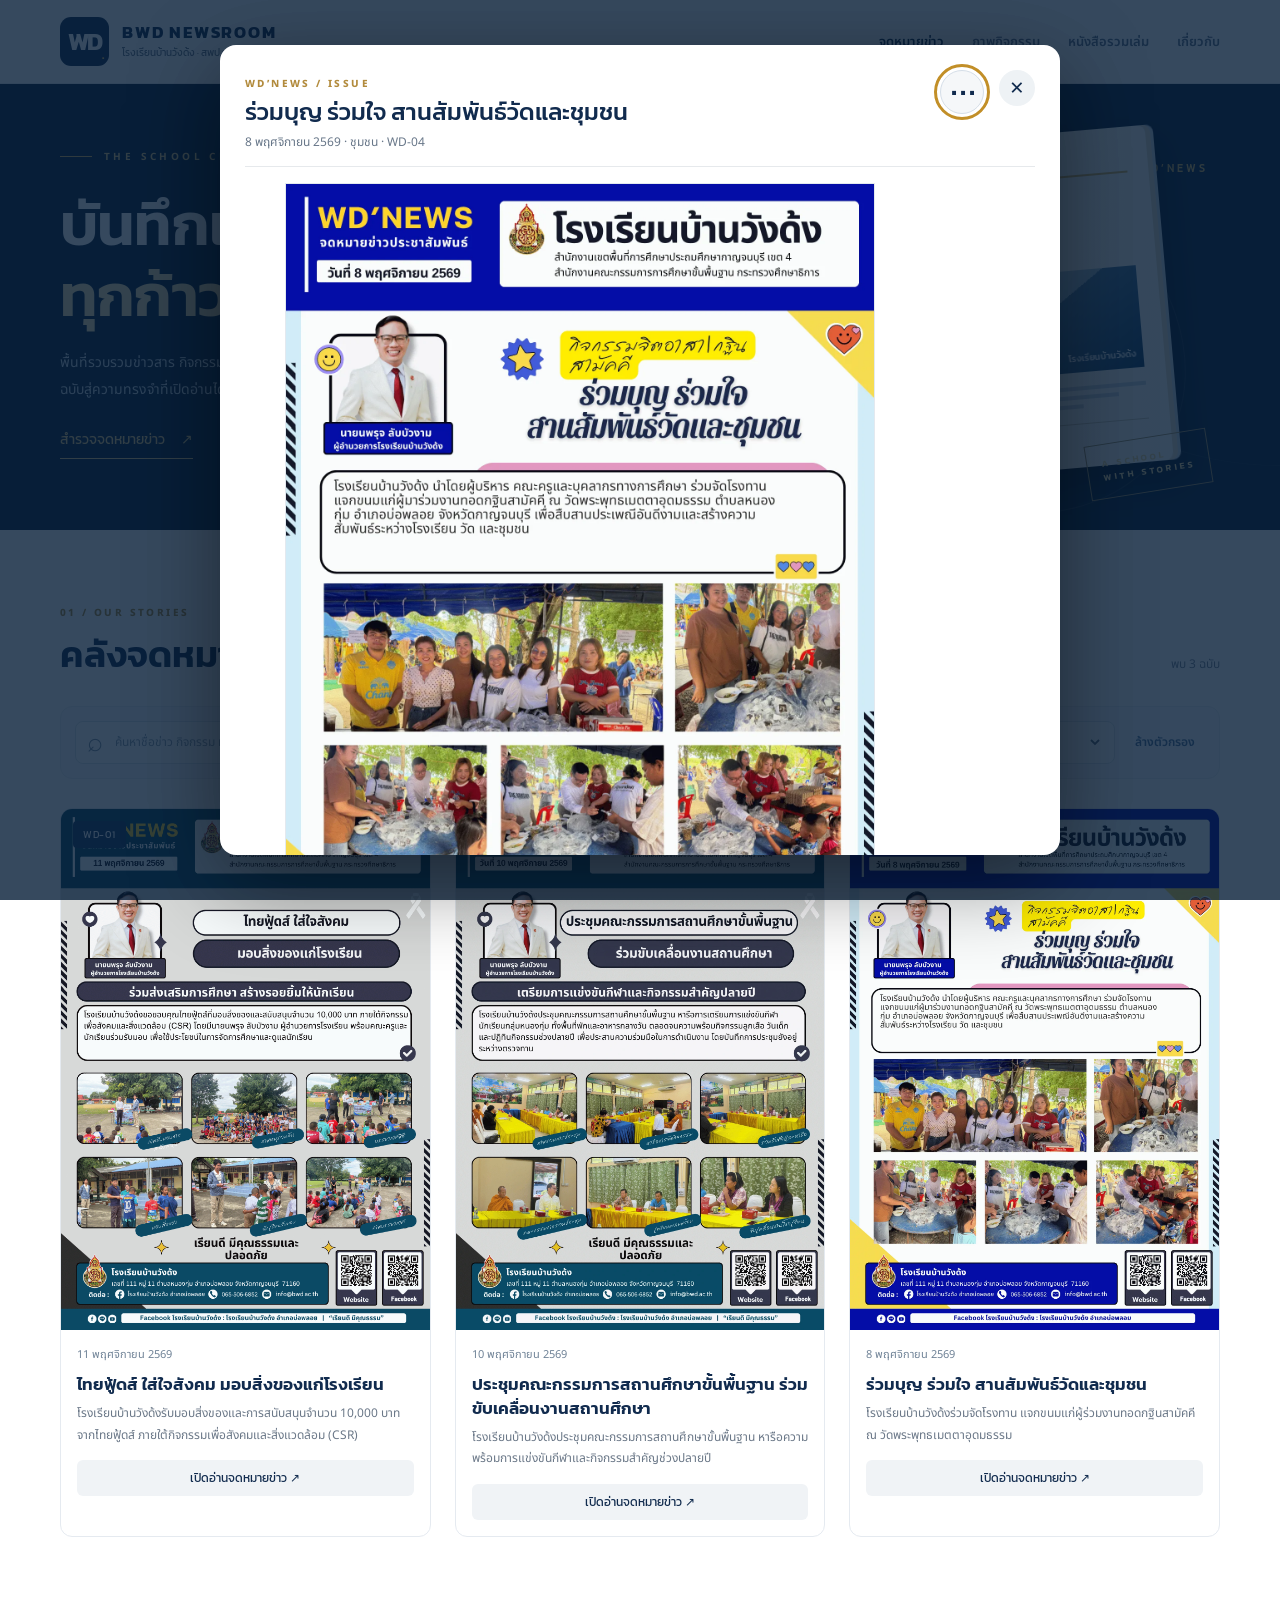
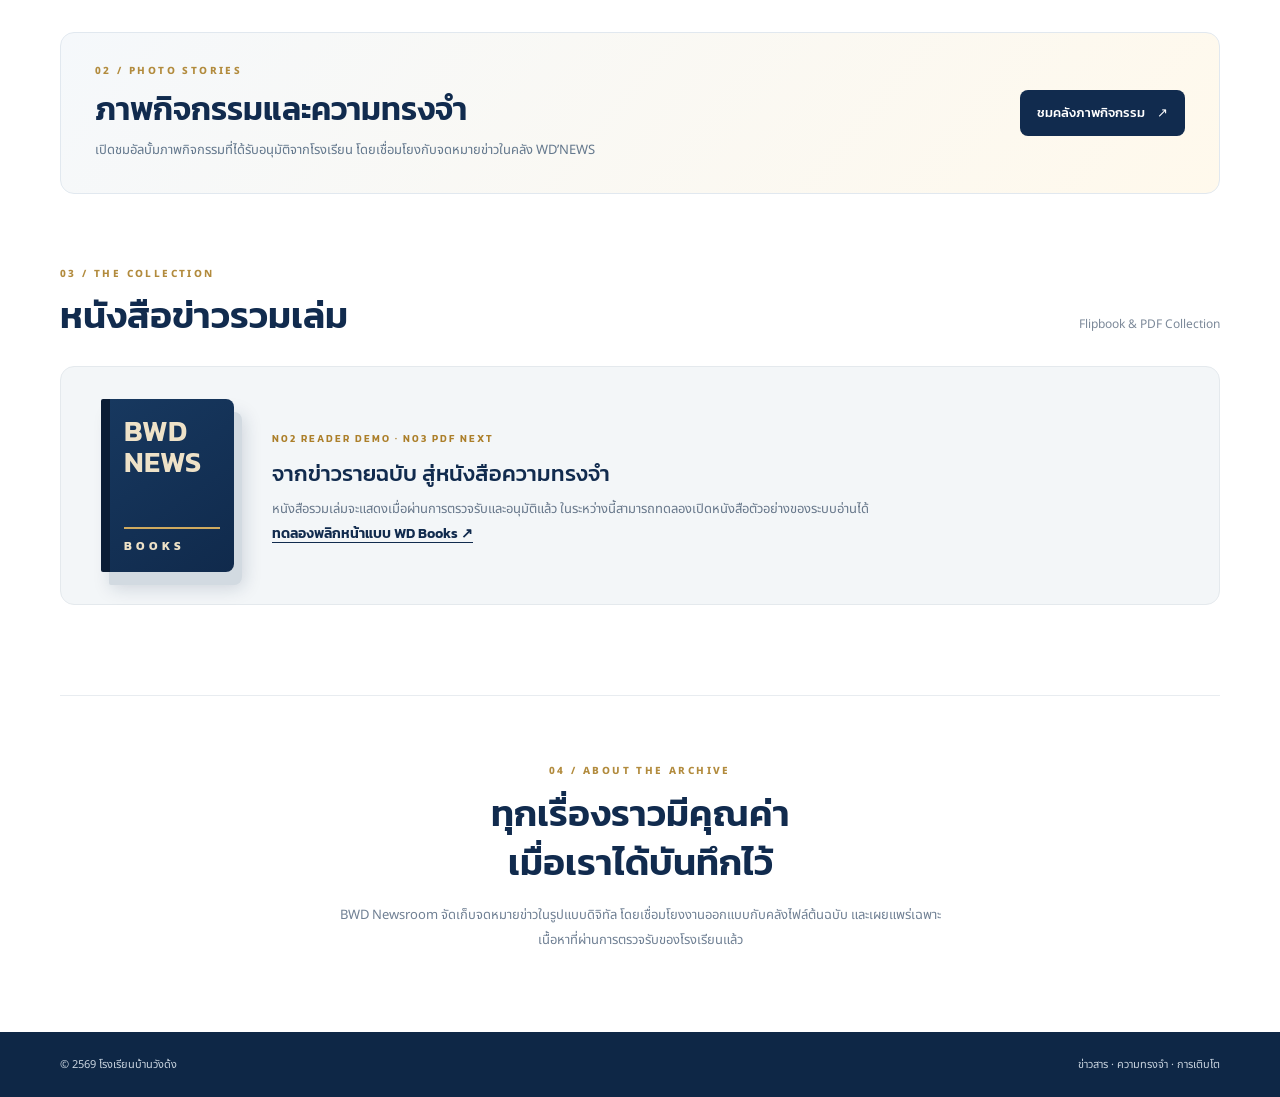
<file: share/WDNEWS-2569-0001.html>
<!doctype html>
<html lang="th">
<head>
  <meta charset="utf-8">
  <meta name="viewport" content="width=device-width,initial-scale=1,viewport-fit=cover">
  <meta name="theme-color" content="#112b4e">
  <title>ร่วมบุญ ร่วมใจ สานสัมพันธ์วัดและชุมชน | WD’NEWS โรงเรียนบ้านวังด้ง</title>
  <meta name="description" content="โรงเรียนบ้านวังด้งร่วมจัดโรงทาน แจกขนมแก่ผู้ร่วมงานทอดกฐินสามัคคี ณ วัดพระพุทธเมตตาอุดมธรรม">
  <link rel="canonical" href="https://infobwd.github.io/bwd-newsroom/share/WDNEWS-2569-0001.html">
  <meta property="og:type" content="article">
  <meta property="og:url" content="https://infobwd.github.io/bwd-newsroom/share/WDNEWS-2569-0001.html">
  <meta property="og:title" content="ร่วมบุญ ร่วมใจ สานสัมพันธ์วัดและชุมชน | WD’NEWS โรงเรียนบ้านวังด้ง">
  <meta property="og:description" content="โรงเรียนบ้านวังด้งร่วมจัดโรงทาน แจกขนมแก่ผู้ร่วมงานทอดกฐินสามัคคี ณ วัดพระพุทธเมตตาอุดมธรรม">
  <meta property="og:image" content="https://infobwd.github.io/bwd-newsroom/assets/issues/WDNEWS-2569-0001/page-01-v01.webp">
  <meta property="og:image:alt" content="จดหมายข่าว WD’NEWS โรงเรียนบ้านวังด้งร่วมจัดโรงทานในงานทอดกฐิน 8 พฤศจิกายน 2569 พร้อมภาพกิจกรรมห้าภาพ">
  <meta name="twitter:card" content="summary_large_image">
  <meta name="twitter:title" content="ร่วมบุญ ร่วมใจ สานสัมพันธ์วัดและชุมชน | WD’NEWS โรงเรียนบ้านวังด้ง">
  <meta name="twitter:description" content="โรงเรียนบ้านวังด้งร่วมจัดโรงทาน แจกขนมแก่ผู้ร่วมงานทอดกฐินสามัคคี ณ วัดพระพุทธเมตตาอุดมธรรม">
  <meta name="twitter:image" content="https://infobwd.github.io/bwd-newsroom/assets/issues/WDNEWS-2569-0001/page-01-v01.webp">
  <link rel="icon" href="../favicon.svg" type="image/svg+xml">
  <style>body{margin:0;min-height:100vh;display:grid;place-items:center;background:#f4f7fa;color:#112b4e;font:16px/1.7 system-ui,sans-serif;padding:24px;box-sizing:border-box}main{max-width:440px;text-align:center;background:white;border:1px solid #e0e6ee;border-radius:18px;padding:20px}img{max-width:100%;max-height:550px;object-fit:contain}h1{font-size:22px;line-height:1.35}p{color:#57687e}a{display:inline-block;background:#112b4e;color:#fff;padding:10px 18px;border-radius:10px;text-decoration:none}</style>
</head>
<body><main>
  <h1>ร่วมบุญ ร่วมใจ สานสัมพันธ์วัดและชุมชน</h1>
  <p>โรงเรียนบ้านวังด้งร่วมจัดโรงทาน แจกขนมแก่ผู้ร่วมงานทอดกฐินสามัคคี ณ วัดพระพุทธเมตตาอุดมธรรม</p>
  <img src="../assets/issues/WDNEWS-2569-0001/page-01-v01.webp" alt="จดหมายข่าว WD’NEWS โรงเรียนบ้านวังด้งร่วมจัดโรงทานในงานทอดกฐิน 8 พฤศจิกายน 2569 พร้อมภาพกิจกรรมห้าภาพ">
  <p><a href="../#issue=WDNEWS-2569-0001">เปิดอ่านจดหมายข่าวฉบับเต็ม</a></p>
</main>
<script>window.location.replace("../#issue=WDNEWS-2569-0001");</script>
</body>
</html>
</file>
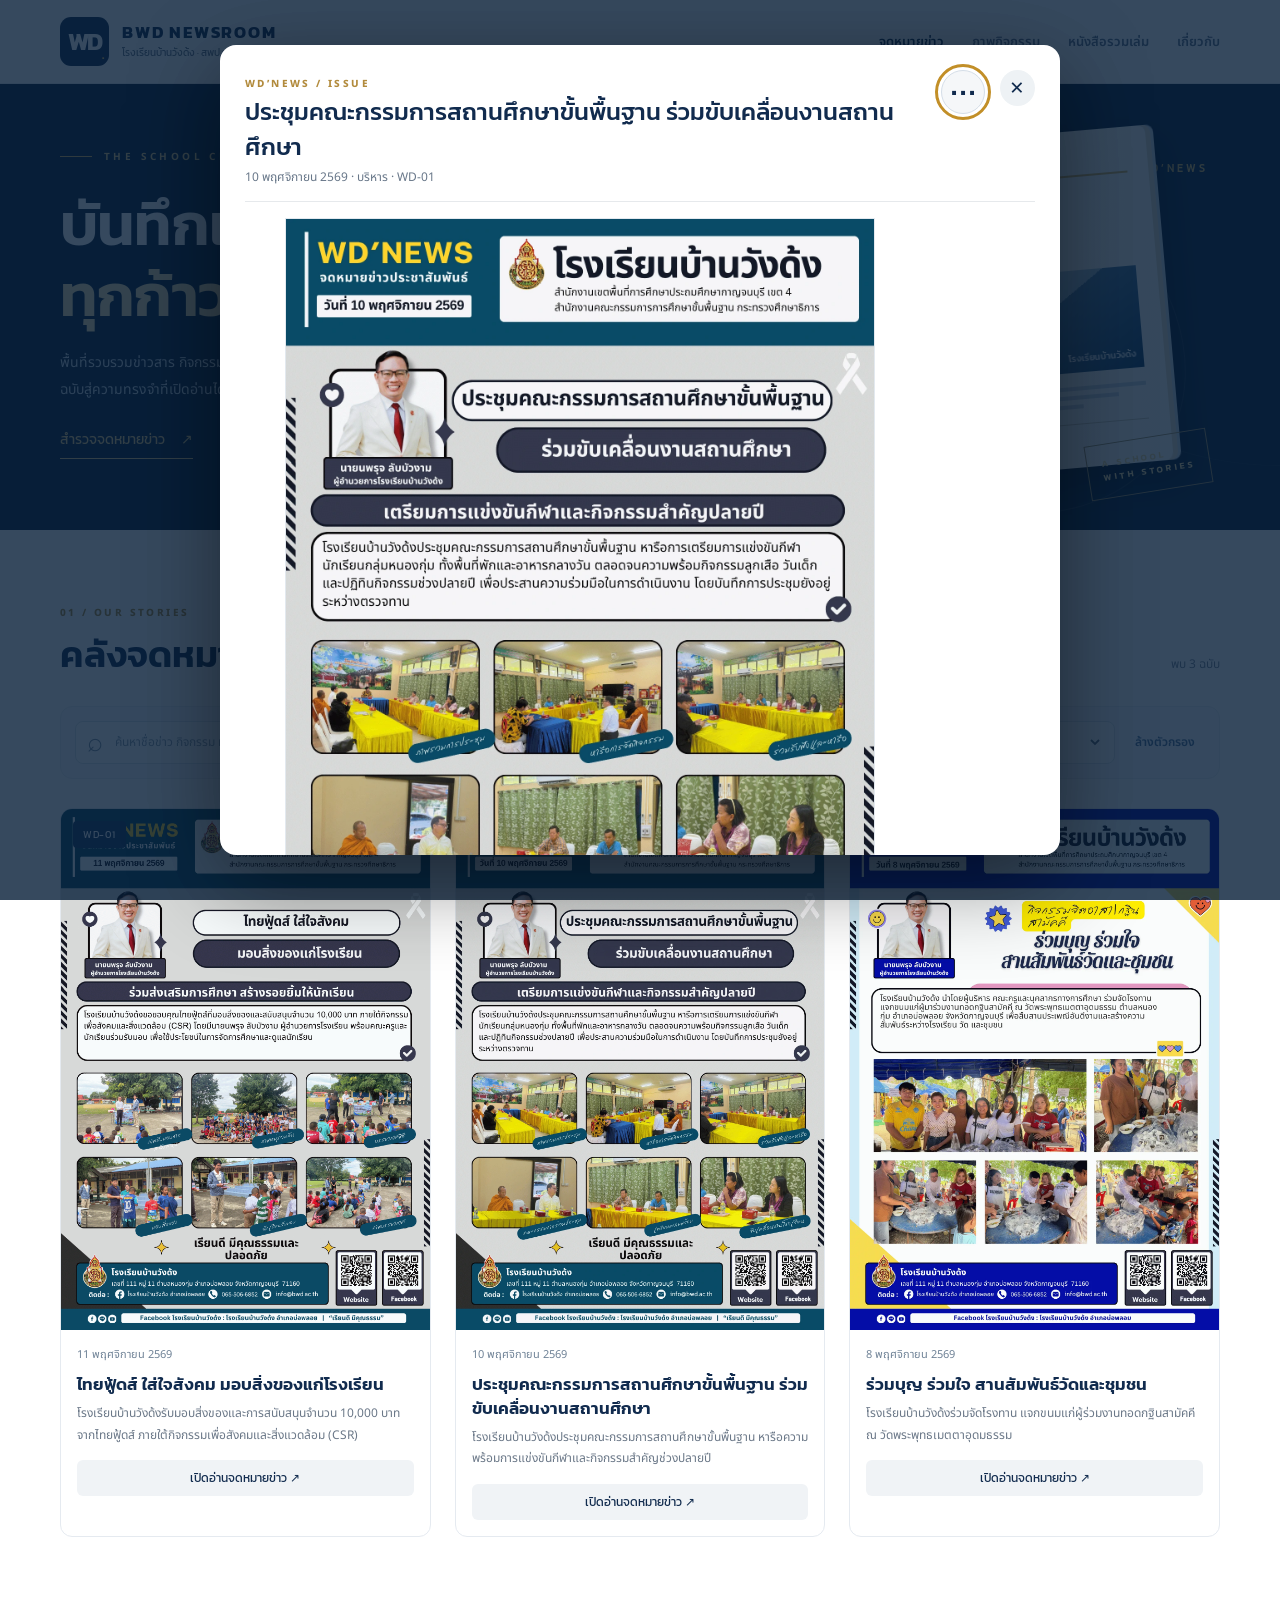
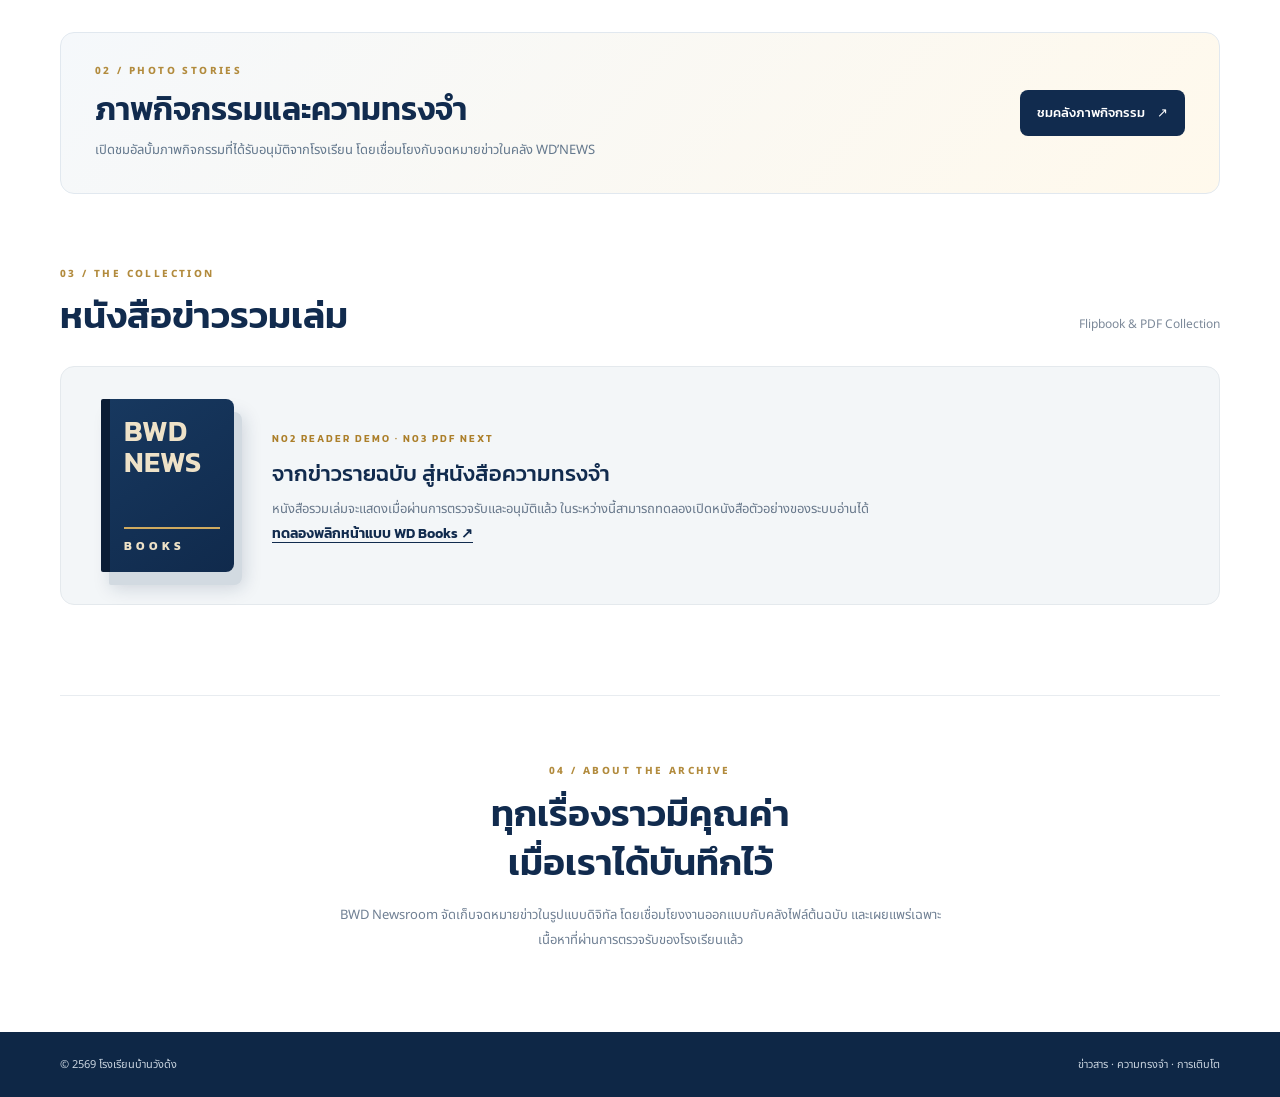
<file: share/WDNEWS-2569-0002.html>
<!doctype html>
<html lang="th">
<head>
  <meta charset="utf-8">
  <meta name="viewport" content="width=device-width,initial-scale=1,viewport-fit=cover">
  <meta name="theme-color" content="#112b4e">
  <title>ประชุมคณะกรรมการสถานศึกษาขั้นพื้นฐาน ร่วมขับเคลื่อนงานสถานศึกษา | WD’NEWS โรงเรียนบ้านวังด้ง</title>
  <meta name="description" content="โรงเรียนบ้านวังด้งประชุมคณะกรรมการสถานศึกษาขั้นพื้นฐาน หารือความพร้อมการแข่งขันกีฬาและกิจกรรมสำคัญช่วงปลายปี">
  <link rel="canonical" href="https://infobwd.github.io/bwd-newsroom/share/WDNEWS-2569-0002.html">
  <meta property="og:type" content="article">
  <meta property="og:url" content="https://infobwd.github.io/bwd-newsroom/share/WDNEWS-2569-0002.html">
  <meta property="og:title" content="ประชุมคณะกรรมการสถานศึกษาขั้นพื้นฐาน ร่วมขับเคลื่อนงานสถานศึกษา | WD’NEWS โรงเรียนบ้านวังด้ง">
  <meta property="og:description" content="โรงเรียนบ้านวังด้งประชุมคณะกรรมการสถานศึกษาขั้นพื้นฐาน หารือความพร้อมการแข่งขันกีฬาและกิจกรรมสำคัญช่วงปลายปี">
  <meta property="og:image" content="https://infobwd.github.io/bwd-newsroom/assets/issues/WDNEWS-2569-0002/page-01-v01.webp">
  <meta property="og:image:alt" content="จดหมายข่าว WD’NEWS การประชุมคณะกรรมการสถานศึกษาขั้นพื้นฐาน โรงเรียนบ้านวังด้ง วันที่ 10 พฤศจิกายน 2569 พร้อมภาพบรรยากาศการประชุม 6 ภาพ">
  <meta name="twitter:card" content="summary_large_image">
  <meta name="twitter:title" content="ประชุมคณะกรรมการสถานศึกษาขั้นพื้นฐาน ร่วมขับเคลื่อนงานสถานศึกษา | WD’NEWS โรงเรียนบ้านวังด้ง">
  <meta name="twitter:description" content="โรงเรียนบ้านวังด้งประชุมคณะกรรมการสถานศึกษาขั้นพื้นฐาน หารือความพร้อมการแข่งขันกีฬาและกิจกรรมสำคัญช่วงปลายปี">
  <meta name="twitter:image" content="https://infobwd.github.io/bwd-newsroom/assets/issues/WDNEWS-2569-0002/page-01-v01.webp">
  <link rel="icon" href="../favicon.svg" type="image/svg+xml">
  <style>body{margin:0;min-height:100vh;display:grid;place-items:center;background:#f4f7fa;color:#112b4e;font:16px/1.7 system-ui,sans-serif;padding:24px;box-sizing:border-box}main{max-width:440px;text-align:center;background:white;border:1px solid #e0e6ee;border-radius:18px;padding:20px}img{max-width:100%;max-height:550px;object-fit:contain}h1{font-size:22px;line-height:1.35}p{color:#57687e}a{display:inline-block;background:#112b4e;color:#fff;padding:10px 18px;border-radius:10px;text-decoration:none}</style>
</head>
<body><main>
  <h1>ประชุมคณะกรรมการสถานศึกษาขั้นพื้นฐาน ร่วมขับเคลื่อนงานสถานศึกษา</h1>
  <p>โรงเรียนบ้านวังด้งประชุมคณะกรรมการสถานศึกษาขั้นพื้นฐาน หารือความพร้อมการแข่งขันกีฬาและกิจกรรมสำคัญช่วงปลายปี</p>
  <img src="../assets/issues/WDNEWS-2569-0002/page-01-v01.webp" alt="จดหมายข่าว WD’NEWS การประชุมคณะกรรมการสถานศึกษาขั้นพื้นฐาน โรงเรียนบ้านวังด้ง วันที่ 10 พฤศจิกายน 2569 พร้อมภาพบรรยากาศการประชุม 6 ภาพ">
  <p><a href="../#issue=WDNEWS-2569-0002">เปิดอ่านจดหมายข่าวฉบับเต็ม</a></p>
</main>
<script>window.location.replace("../#issue=WDNEWS-2569-0002");</script>
</body>
</html>
</file>
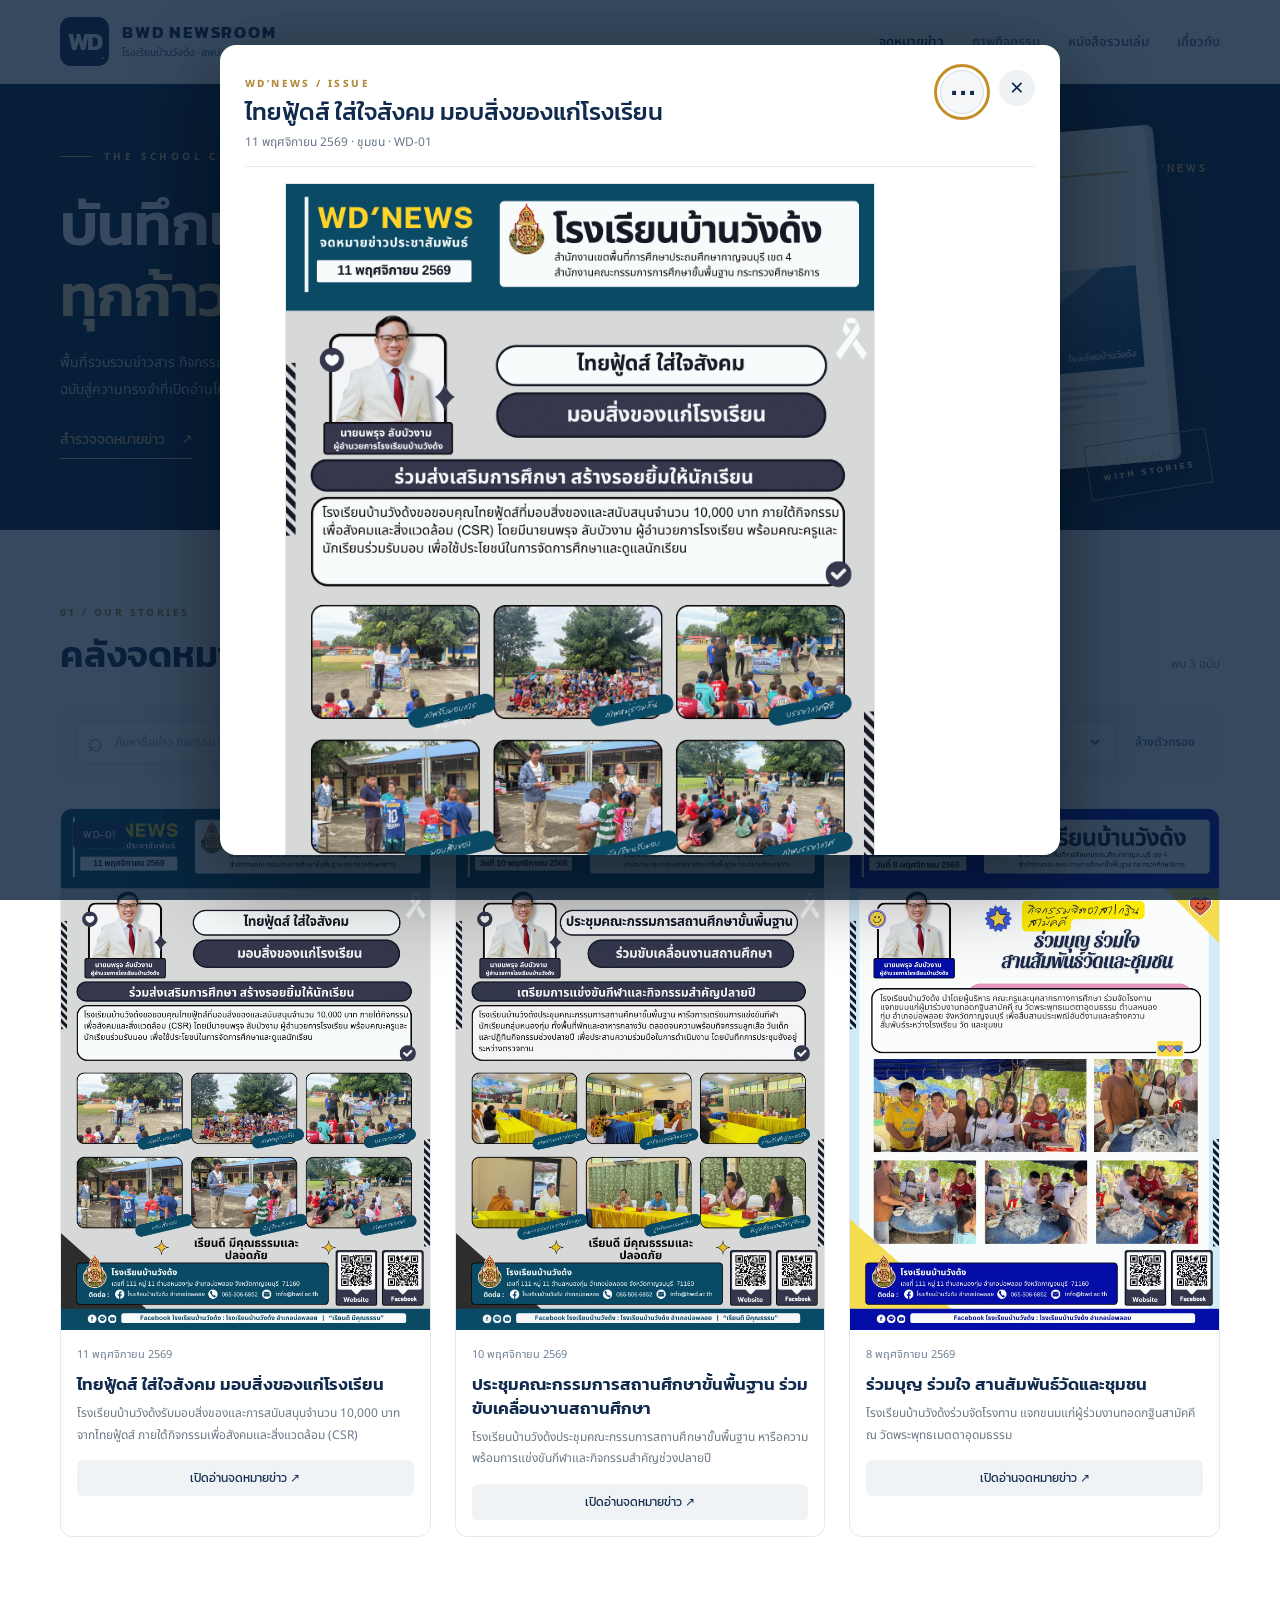
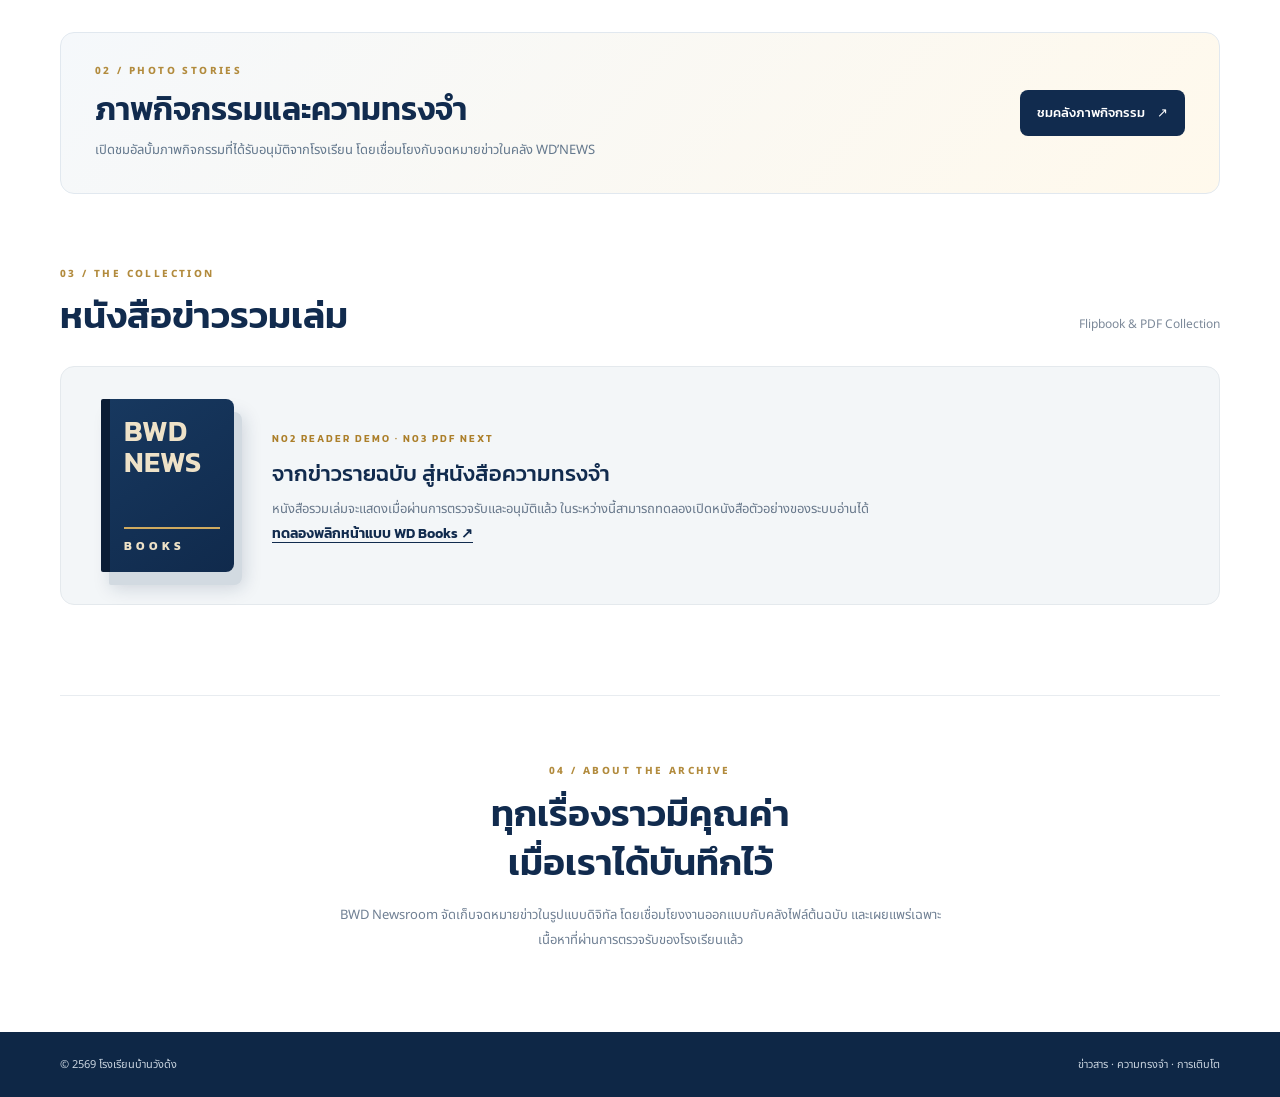
<file: share/WDNEWS-2569-0003.html>
<!doctype html>
<html lang="th">
<head>
  <meta charset="utf-8">
  <meta name="viewport" content="width=device-width,initial-scale=1,viewport-fit=cover">
  <meta name="theme-color" content="#112b4e">
  <title>ไทยฟู้ดส์ ใส่ใจสังคม มอบสิ่งของแก่โรงเรียน | WD’NEWS โรงเรียนบ้านวังด้ง</title>
  <meta name="description" content="โรงเรียนบ้านวังด้งรับมอบสิ่งของและการสนับสนุนจำนวน 10,000 บาทจากไทยฟู้ดส์ ภายใต้กิจกรรมเพื่อสังคมและสิ่งแวดล้อม (CSR)">
  <link rel="canonical" href="https://infobwd.github.io/bwd-newsroom/share/WDNEWS-2569-0003.html">
  <meta property="og:type" content="article">
  <meta property="og:url" content="https://infobwd.github.io/bwd-newsroom/share/WDNEWS-2569-0003.html">
  <meta property="og:title" content="ไทยฟู้ดส์ ใส่ใจสังคม มอบสิ่งของแก่โรงเรียน | WD’NEWS โรงเรียนบ้านวังด้ง">
  <meta property="og:description" content="โรงเรียนบ้านวังด้งรับมอบสิ่งของและการสนับสนุนจำนวน 10,000 บาทจากไทยฟู้ดส์ ภายใต้กิจกรรมเพื่อสังคมและสิ่งแวดล้อม (CSR)">
  <meta property="og:image" content="https://infobwd.github.io/bwd-newsroom/assets/issues/WDNEWS-2569-0003/page-01-v01.png">
  <meta property="og:image:alt" content="จดหมายข่าว WD’NEWS โรงเรียนบ้านวังด้งเรื่องไทยฟู้ดส์ ใส่ใจสังคม มอบสิ่งของแก่โรงเรียน วันที่ 11 พฤศจิกายน 2569 พร้อมภาพพิธีรับมอบและบรรยากาศกิจกรรม 6 ภาพ">
  <meta name="twitter:card" content="summary_large_image">
  <meta name="twitter:title" content="ไทยฟู้ดส์ ใส่ใจสังคม มอบสิ่งของแก่โรงเรียน | WD’NEWS โรงเรียนบ้านวังด้ง">
  <meta name="twitter:description" content="โรงเรียนบ้านวังด้งรับมอบสิ่งของและการสนับสนุนจำนวน 10,000 บาทจากไทยฟู้ดส์ ภายใต้กิจกรรมเพื่อสังคมและสิ่งแวดล้อม (CSR)">
  <meta name="twitter:image" content="https://infobwd.github.io/bwd-newsroom/assets/issues/WDNEWS-2569-0003/page-01-v01.png">
  <link rel="icon" href="../favicon.svg" type="image/svg+xml">
  <style>body{margin:0;min-height:100vh;display:grid;place-items:center;background:#f4f7fa;color:#112b4e;font:16px/1.7 system-ui,sans-serif;padding:24px;box-sizing:border-box}main{max-width:440px;text-align:center;background:white;border:1px solid #e0e6ee;border-radius:18px;padding:20px}img{max-width:100%;max-height:550px;object-fit:contain}h1{font-size:22px;line-height:1.35}p{color:#57687e}a{display:inline-block;background:#112b4e;color:#fff;padding:10px 18px;border-radius:10px;text-decoration:none}</style>
</head>
<body><main>
  <h1>ไทยฟู้ดส์ ใส่ใจสังคม มอบสิ่งของแก่โรงเรียน</h1>
  <p>โรงเรียนบ้านวังด้งรับมอบสิ่งของและการสนับสนุนจำนวน 10,000 บาทจากไทยฟู้ดส์ ภายใต้กิจกรรมเพื่อสังคมและสิ่งแวดล้อม (CSR)</p>
  <img src="../assets/issues/WDNEWS-2569-0003/page-01-v01.png" alt="จดหมายข่าว WD’NEWS โรงเรียนบ้านวังด้งเรื่องไทยฟู้ดส์ ใส่ใจสังคม มอบสิ่งของแก่โรงเรียน วันที่ 11 พฤศจิกายน 2569 พร้อมภาพพิธีรับมอบและบรรยากาศกิจกรรม 6 ภาพ">
  <p><a href="../#issue=WDNEWS-2569-0003">เปิดอ่านจดหมายข่าวฉบับเต็ม</a></p>
</main>
<script>window.location.replace("../#issue=WDNEWS-2569-0003");</script>
</body>
</html>
</file>
<file: assets/styles.css>
/* BWD Newsroom N01 — no external fonts or CDN dependencies. */
@import url('https://fonts.googleapis.com/css2?family=Kanit:wght@300;400;500;600;700&family=Noto+Sans+Thai:wght@400;500;600&display=swap');
:root{color-scheme:light;--navy:#112b4e;--deep:#0b203a;--blue:#21476d;--gold:#d9b15b;--gold-light:#f3dfaa;--ink:#263449;--muted:#687789;--line:#e4e8eb;--canvas:#f7f9fb;--white:#fff;--max:1160px;font-family:"Noto Sans Thai",system-ui,sans-serif}
*{box-sizing:border-box}html{scroll-behavior:smooth;scroll-padding-top:92px}body{margin:0;background:var(--white);color:var(--ink);min-width:300px}h1,h2,h3,h4,p{margin-top:0}h1,h2,h3,.brand,strong,.hero-link,.soon{font-family:Kanit,"Noto Sans Thai",sans-serif}a{color:inherit}button,input,select{font:inherit}button{cursor:pointer}img{display:block;max-width:100%}[hidden]{display:none!important}.wrap{width:min(var(--max),calc(100% - 48px));margin:auto}.visually-hidden{position:absolute!important;width:1px;height:1px;overflow:hidden;clip:rect(0,0,0,0);white-space:nowrap}.skip{position:absolute;top:-100px;left:1rem;z-index:1000;background:#fff;padding:.7rem 1rem}.skip:focus{top:1rem}:focus-visible{outline:3px solid #c28f28;outline-offset:3px}
.site-header{height:84px;background:#fff;position:relative;z-index:3;border-bottom:1px solid #e6e9ed}.topbar{height:100%;display:flex;align-items:center;justify-content:space-between;gap:20px}.brand{display:flex;align-items:center;gap:13px;text-decoration:none}.brand-mark{display:grid;place-items:center;width:49px;height:49px;background:var(--navy);color:white;font-family:Kanit;font-size:24px;font-weight:700;letter-spacing:-2px;border-radius:11px}.brand-dot{color:var(--gold)}.brand-copy{display:flex;flex-direction:column;gap:1px}.brand-copy strong{letter-spacing:1.8px;font-size:17px;color:var(--navy);line-height:1.25}.brand-copy small{font-size:10px;color:var(--muted);line-height:1.6}.head-nav{display:flex;gap:28px;align-items:center}.head-nav a{text-decoration:none;color:#617188;font-size:13px;font-weight:600}.head-nav a:hover,.head-nav a.active{color:var(--navy)}
.hero{background:var(--deep);color:#fff;overflow:hidden;position:relative}.hero:after{content:"";position:absolute;width:680px;height:680px;border:1px solid #ffffff0c;border-radius:50%;right:-340px;top:-300px;pointer-events:none}.hero-grid{min-height:446px;display:grid;grid-template-columns:1.12fr .88fr;align-items:center;gap:30px}.hero-intro{padding:64px 0 70px;position:relative;z-index:1}.eyebrow{font-size:10px;color:#e7c881;letter-spacing:3.4px;font-weight:700;display:flex;align-items:center;gap:12px;margin-bottom:24px}.eyebrow-line{height:1px;width:32px;background:var(--gold)}.hero h1{font-size:clamp(37px,4.7vw,64px);line-height:1.18;font-weight:600;letter-spacing:-.8px;margin-bottom:18px}.hero h1 em{color:var(--gold-light);font-style:normal}.hero p{color:#cad5df;line-height:1.95;font-size:14px;max-width:530px;margin-bottom:24px}.hero-link{display:inline-flex;align-items:center;gap:16px;color:#e7c881;text-decoration:none;border-bottom:1px solid #e7c881;padding-bottom:8px;font-size:14px}.hero-link:hover{gap:21px}.hero-art{position:relative;display:flex;align-items:center;justify-content:center;height:440px}.hero-art:before{content:"";position:absolute;inset:65px 20px 30px;border:1px solid #ffffff18;border-radius:50%;transform:rotate(32deg)}.paper{width:248px;height:336px;background:#fbfbf6;box-shadow:0 22px 45px #0006;position:absolute;top:46px;left:50%;transform:translateX(-50%) rotate(7deg);border-radius:2px}.paper-back{transform:translateX(-37%) translateY(1px) rotate(17deg);background:#c9d1db}.paper-front{padding:22px;transform:translateX(-64%) rotate(-8deg);display:flex;flex-direction:column}.paper-rule{height:6px;width:100%;background:#18395e;margin-bottom:11px}.paper-kicker{color:#5e6d7e;font-size:8px;letter-spacing:.4px}.paper-headline{font-family:Kanit;font-weight:700;line-height:1.04;font-size:33px;color:var(--navy);margin:6px 0 12px}.paper-image{height:110px;background:linear-gradient(148deg,#7e9bb3 0%,#c4d4dd 50%,#567895 50%,#153c64 100%);position:relative}.paper-image:before{content:"";position:absolute;left:16px;bottom:0;width:82px;height:56px;background:#20486b;clip-path:polygon(0 60%,50% 0,100% 65%,100% 100%,0 100%)}.paper-image span{position:absolute;right:8px;bottom:7px;color:#fff;font-family:Kanit;font-size:9px;letter-spacing:1px}.paper-lines{padding-top:13px;display:flex;flex-direction:column;gap:5px}.paper-lines i{height:4px;background:#cbd3dc;width:100%}.paper-lines i:nth-child(2){width:86%}.paper-lines i:nth-child(3){width:68%}.paper-footer{font-size:6px;color:#5a7081;letter-spacing:1px;margin-top:auto;border-top:1px solid #b8c4ce;padding-top:7px}.paper-footer span{color:var(--gold)}.hero-badge{position:absolute;right:12px;top:73px;color:var(--gold);letter-spacing:3px;font-family:Kanit;font-size:11px;font-weight:500}.hero-stamp{position:absolute;bottom:35px;right:10px;font-weight:600;font-family:Kanit;letter-spacing:3px;font-size:9px;line-height:1.6;color:#f0d698;transform:rotate(-9deg);border:1px solid #a18c60;padding:12px 14px}
.archive{padding:75px 0 95px;min-height:420px}.section-head{display:flex;align-items:end;justify-content:space-between;gap:20px;margin-bottom:27px}.section-label{color:#b28b3d;font-size:10px;font-weight:800;letter-spacing:2.4px;margin:0 0 9px}.section-head h2,.about h2{color:var(--navy);font-size:clamp(25px,3vw,37px);font-weight:600;line-height:1.32;margin:0}.section-note{color:#7c8999;font-size:12px;margin:0 0 6px}.filters{display:grid;grid-template-columns:minmax(200px,1fr) 120px 150px 140px auto;gap:10px;background:var(--canvas);padding:14px;border:1px solid #e9edf1;border-radius:12px;margin-bottom:29px;align-items:stretch}.filters input,.filters select{background:#fff;border:1px solid #dce3ea;border-radius:8px;width:100%;height:43px;color:var(--ink);font-size:12px;padding:0 12px;outline-offset:2px}.filters input::placeholder{color:#91a0af}.search-field{position:relative}.search-field input{padding-left:39px}.search-icon{position:absolute;left:12px;top:2px;font-size:27px;color:#8596a7;line-height:39px}.filters select{appearance:none;background-image:url("data:image/svg+xml,%3Csvg xmlns='http://www.w3.org/2000/svg' width='12' height='12' fill='none' stroke='%235f6e7b' stroke-width='1.8'%3E%3Cpath d='m2 4 4 4 4-4'/%3E%3C/svg%3E");background-repeat:no-repeat;background-position:calc(100% - 13px) center;padding-right:29px}.reset{background:transparent;border:0;color:#53759c;font-size:12px;font-weight:600;padding:0 10px;min-height:40px}.reset:hover{text-decoration:underline}
.news-grid{display:grid;grid-template-columns:repeat(3,minmax(0,1fr));gap:24px}.issue-card{border:1px solid #e5eaf0;border-radius:12px;overflow:hidden;background:white;transition:transform .2s,box-shadow .2s}.issue-card:hover{box-shadow:0 12px 26px #112b4e19;transform:translateY(-3px)}.issue-thumb{background:#edf1f4;aspect-ratio:794/1123;position:relative;overflow:hidden}.issue-thumb img{width:100%;height:100%;object-fit:contain}.issue-thumb .tag{position:absolute;top:12px;left:12px;color:#fff;background:#183c66;padding:6px 10px;border-radius:4px;font-family:Kanit;font-size:10px;letter-spacing:.5px}.issue-card-body{padding:16px}.issue-card h3{font-size:17px;line-height:1.4;font-weight:600;color:var(--navy);margin-bottom:6px}.issue-card time{display:block;color:#708397;font-size:11px;margin-bottom:10px}.issue-card p{font-size:12px;line-height:1.8;color:#6b7888;min-height:43px;margin-bottom:14px}.issue-open{border:0;background:#f0f3f6;border-radius:6px;padding:9px 12px;font-family:Kanit;font-size:12px;color:var(--navy);width:100%}.issue-open:hover{background:#e4e9ed}
.empty{border:1px dashed #d2dce7;background:linear-gradient(160deg,#fcfdff,#f6f9fc);border-radius:13px;text-align:center;padding:64px 24px 72px}.empty-symbol{display:grid;place-items:center;margin:0 auto 18px;width:60px;height:60px;color:#a48753;background:#fff4df;border-radius:50%;font-size:25px}.empty h3{color:var(--navy);font-weight:500;font-size:21px;margin-bottom:7px}.empty p{font-size:13px;line-height:1.85;color:#708094;margin:0}.error{color:#a52437;background:#fff5f5;border:1px solid #f4c4c7;border-radius:10px;padding:18px}
.books{padding:0 0 90px}.books-empty{background:#f3f6f8;border:1px solid #e4e9ed;border-radius:14px;padding:32px 40px;display:flex;align-items:center;gap:38px}.book-mini{flex:none;width:133px;height:173px;background:linear-gradient(145deg,#17385f 0%,#102a4c 100%);border-radius:2px 8px 8px 2px;box-shadow:8px 13px 0 #d2dae1,10px 16px 18px #112b4e2b;border-left:9px solid #0b1d35;color:#eee2c8;padding:17px 14px;display:flex;flex-direction:column;justify-content:space-between}.book-mini span{font-family:Kanit;font-size:29px;font-weight:600;line-height:1.05}.book-mini b{border-top:2px solid #cfaa5f;padding-top:8px;font-family:Kanit;font-size:12px;letter-spacing:4px}.soon{color:#ac7f2a;letter-spacing:2px;font-size:10px;font-weight:600}.books-empty h3{margin:8px 0 7px;font-size:22px;color:var(--navy);font-weight:500}.books-empty p{max-width:670px;color:#68788b;font-size:13px;line-height:1.9;margin:0}
.about{border-top:1px solid #e8ecf0;text-align:center;padding:67px 0 78px}.about h2{margin:10px 0 16px}.about>p:last-child{max-width:620px;margin:0 auto;line-height:1.95;font-size:13px;color:#708094}.site-footer{background:#0e2746;color:#c8d3de}.footer-inner{display:flex;justify-content:space-between;gap:10px;padding:24px 0;font-size:11px}
#issue-dialog{border:0;border-radius:16px;padding:0;max-width:min(840px,calc(100vw - 24px));max-height:90vh;width:840px;box-shadow:0 25px 90px #0007}#issue-dialog::backdrop{background:#071e38ce}.dialog-frame{padding:25px;max-height:90vh;overflow:auto}.dialog-top{display:flex;justify-content:space-between;gap:15px;align-items:start;border-bottom:1px solid #e6e9ec;padding-bottom:15px}.dialog-top h2{color:var(--navy);font-size:24px;font-weight:500;margin:0}.dialog-top p{font-size:12px;color:var(--muted);margin:4px 0 0}.dialog-close{background:#eef2f5;border:0;border-radius:50%;width:36px;height:36px;font-size:24px;color:var(--navy)}.dialog-issue-copy{font-size:14px;line-height:1.95;color:var(--ink);margin:18px 0}.dialog-images{display:grid;gap:16px;justify-items:center}.dialog-images img{max-width:100%;width:min(590px,100%);height:auto;background:#edf1f5;border:1px solid #e3e9ef}.dialog-image-label{display:block;text-align:center;color:#728195;font-size:11px;margin-top:5px}.dialog-actions{display:flex;gap:10px;flex-wrap:wrap;margin:20px 0 8px}.dialog-actions a,.dialog-actions button{border:1px solid #ccd5df;background:#f8fafc;padding:10px 13px;color:var(--navy);text-decoration:none;border-radius:8px;font-size:12px}
@media(max-width:900px){.filters{grid-template-columns:1fr 1fr 1fr}.filters .search-field{grid-column:1/-1}.news-grid{grid-template-columns:repeat(2,minmax(0,1fr))}.hero-grid{grid-template-columns:1.15fr .85fr}.paper{transform:translateX(-60%) rotate(7deg) scale(.9)}.paper-back{transform:translateX(-35%) rotate(17deg) scale(.9)}.paper-front{transform:translateX(-66%) rotate(-8deg) scale(.9)}}@media(max-width:630px){.wrap{width:calc(100% - 32px)}.site-header{height:auto;min-height:74px}.topbar{padding:13px 0;align-items:center}.brand-mark{width:43px;height:43px;font-size:21px}.brand-copy strong{font-size:14px;letter-spacing:1px}.brand-copy small{font-size:8px}.head-nav{gap:10px}.head-nav a{font-size:10px}.head-nav a:nth-child(2){display:none}.hero-grid{grid-template-columns:1fr;min-height:auto;gap:0}.hero-intro{padding:44px 0 0}.hero h1{font-size:clamp(36px,9vw,47px)}.hero p{font-size:12px;margin-bottom:18px}.hero-art{height:265px;margin-top:-2px;transform:scale(.67);transform-origin:top center}.paper{top:3px}.hero-badge{top:8px}.hero-stamp{bottom:1px}.archive{padding:54px 0 65px}.section-head{align-items:start;flex-direction:column;gap:8px}.section-head h2{font-size:28px}.filters{grid-template-columns:1fr 1fr;gap:8px;padding:10px}.filters .search-field{grid-column:1/-1}.filters select{font-size:11px}.reset{min-height:43px}.news-grid{grid-template-columns:1fr;gap:16px}.issue-thumb{max-height:470px}.issue-thumb img{object-fit:contain}.books{padding-bottom:56px}.books-empty{padding:25px 20px;gap:23px;align-items:start}.book-mini{width:80px;height:114px;padding:9px 7px;border-left-width:5px}.book-mini span{font-size:19px}.book-mini b{font-size:8px;letter-spacing:1px}.books-empty h3{font-size:17px}.books-empty p{font-size:12px}.about{padding:55px 0}.footer-inner{flex-direction:column;gap:6px}.dialog-frame{padding:15px}.dialog-top h2{font-size:19px}}
@media(prefers-reduced-motion:reduce){html{scroll-behavior:auto}*,*:before,*:after{transition:none!important;animation:none!important}}

/* N02 reader and bookshelf styles load from assets/reader.css. */

/* N01-G homepage entry: Gallery is part of the same Newsroom, not a second app. */
.gallery-teaser{display:flex;align-items:center;justify-content:space-between;gap:25px;background:linear-gradient(130deg,#f5f8fb,#fff9ec);border:1px solid #e1e8ef;border-radius:14px;padding:30px 34px;margin-bottom:72px}
.gallery-teaser h2{font:600 clamp(24px,3vw,32px)/1.35 Kanit,sans-serif;color:#112b4e;margin:0 0 8px}
.gallery-teaser p:last-child{font-size:13px;color:#64788d;line-height:1.8;max-width:650px;margin:0}
.gallery-teaser-link{display:inline-flex;align-items:center;justify-content:center;gap:12px;min-height:46px;border-radius:8px;background:#112b4e;padding:10px 17px;color:#fff;white-space:nowrap;text-decoration:none;font:500 13px Kanit,sans-serif}
@media(max-width:630px){.head-nav a:nth-child(2){display:inline}.head-nav a:nth-child(3),.head-nav a:nth-child(4){display:none}.gallery-teaser{flex-direction:column;align-items:stretch;padding:23px 20px;margin-bottom:56px}.gallery-teaser-link{width:100%}}

/* UI-MOTION / 2569: restrained desktop sticky navigation + 3D paper hero.
   Browsing pages only. reader.html retains its immersive controls unchanged. */
@media (min-width:901px) {
  .site-header {
    position:sticky;
    top:0;
    z-index:60;
    height:84px;
    background:rgba(255,255,255,.97);
    transition:height .24s ease,box-shadow .24s ease,background-color .24s ease;
  }
  .site-header.is-compact {
    height:64px;
    background:rgba(255,255,255,.985);
    box-shadow:0 6px 22px rgba(11,32,58,.12);
  }
  .site-header .brand-mark {transition:width .24s ease,height .24s ease,font-size .24s ease}
  .site-header.is-compact .brand-mark {width:42px;height:42px;font-size:21px}
  .site-header .brand-copy small {max-height:22px;opacity:1;overflow:hidden;transition:max-height .24s ease,opacity .18s ease}
  .site-header.is-compact .brand-copy small {max-height:0;opacity:0}
  .site-header .head-nav a {position:relative;padding:10px 0}
  .site-header .head-nav a::after {content:"";position:absolute;bottom:3px;left:0;right:0;height:2px;background:var(--gold);transform:scaleX(0);transform-origin:left;transition:transform .22s ease}
  .site-header .head-nav a:hover::after,
  .site-header .head-nav a.active::after,
  .site-header .head-nav a[aria-current="page"]::after {transform:scaleX(1)}
}
@supports (backdrop-filter:blur(10px)) {
  @media (min-width:901px) {
    .site-header.is-compact {background:rgba(255,255,255,.91);backdrop-filter:blur(12px)}
  }
}
/* Both the News and Gallery hero share one book illustration; no image/issue assets. */
.hero-art .hero-book-scene {
  position:absolute;inset:0;perspective:1100px;
  transform:rotateX(var(--bwd-tilt-x,0deg)) rotateY(var(--bwd-tilt-y,0deg));
  transition:transform .3s ease-out;pointer-events:none;
}
.hero-art .hero-book {
  position:absolute;left:52%;top:49%;width:248px;height:336px;
  transform:translate(-28%,-50%) rotate(-5deg);transform-style:preserve-3d;
  animation:bwd-book-arrive .8s ease-out both;
  filter:drop-shadow(0 17px 15px rgba(0,0,0,.3));
}
.hero-book .paper {
  position:absolute;inset:0;left:0;top:0;width:100%;height:100%;
  transform:none;border-radius:3px 8px 8px 3px;box-sizing:border-box;
}
.hero-book .paper-back {
  background:linear-gradient(150deg,#fefcf6,#f0eee6);
  box-shadow:5px 0 0 #e4dac7,8px 0 0 #cbd3dc,14px 16px 32px #0004;
  overflow:hidden;
}
.paper-inside {
  display:flex;flex-direction:column;height:100%;padding:23px 21px;
  border-left:7px solid #dad1bf;color:var(--navy);background:linear-gradient(100deg,#eee7d8,#fffdf8 15%,#faf9f3);
}
.paper-inside-kicker{font-size:8px;font-weight:700;letter-spacing:1.1px;color:#a28142;border-bottom:2px solid var(--gold);padding-bottom:9px}
.paper-inside-title{font:700 28px/1.14 Kanit,sans-serif;margin:16px 0 13px}
.paper-inside-art{height:102px;position:relative;overflow:hidden;background:linear-gradient(145deg,#d9e3e7 0%,#a2bdd0 48%,#4e789d 48%,#153e64 100%)}
.paper-inside-art::before{content:"";position:absolute;bottom:0;left:13px;width:90px;height:62px;background:#294d6d;clip-path:polygon(0 65%,52% 3%,100% 65%,100% 100%,0 100%)}
.paper-inside-art span{position:absolute;right:7px;bottom:7px;color:#fff;font:500 9px Kanit,sans-serif}
.paper-inside .paper-lines{padding-top:14px}
.paper-inside-footer{margin-top:auto;padding-top:10px;border-top:1px solid #d2c8b5;font-size:7px;letter-spacing:1.5px;color:#58708a}
.paper-inside-footer span{color:#ae8747}
.hero-book .paper-flap {
  position:absolute;inset:0;transform-origin:left center;
  transform-style:preserve-3d;
  animation:bwd-book-open 2.3s cubic-bezier(.22,.74,.25,1) .5s both;
}
.hero-book .paper-front {
  display:flex;flex-direction:column;transform:translateZ(1px);
  backface-visibility:hidden;-webkit-backface-visibility:hidden;
  padding:22px;background:#fcfbf6;box-shadow:0 5px 15px #0b203a35;
}
.hero-book .paper-verso {
  display:flex;flex-direction:column;backface-visibility:hidden;-webkit-backface-visibility:hidden;
  transform:rotateY(180deg) translateZ(1px);
  padding:23px 18px 19px;background:linear-gradient(120deg,#f5f0e4,#fffaf0);
  color:var(--navy);box-shadow:inset -8px 0 18px #0b203a12;
  border-right:7px solid #e0d7c8;
}
.paper-verso-label{font:600 8px Kanit,sans-serif;color:#9d7a3f;letter-spacing:.9px}
.paper-verso-rule{width:45%;height:4px;background:var(--gold);margin:14px 0 22px}
.paper-verso-quote{font:600 25px/1.38 Kanit,sans-serif}
.paper-verso-lines{display:flex;flex-direction:column;gap:8px;margin-top:25px}
.paper-verso-lines i{height:4px;width:100%;background:#d6dce0}
.paper-verso-lines i:nth-child(2){width:85%}
.paper-verso-lines i:nth-child(3){width:94%}
.paper-verso-lines i:nth-child(4){width:70%}
.paper-verso-footer{margin-top:auto;border-top:1px solid #d6cfc1;padding-top:10px;font:500 9px Kanit,sans-serif}
@keyframes bwd-book-arrive {
  from{opacity:0;transform:translate(-28%,-46%) rotate(-5deg) scale(.94)}
  to{opacity:1;transform:translate(-28%,-50%) rotate(-5deg) scale(1)}
}
@keyframes bwd-book-open {
  0%,13%{transform:rotateY(-6deg)}
  72%{transform:rotateY(-155deg)}
  100%{transform:rotateY(-142deg)}
}
@media (min-width:631px) and (max-width:900px) {
  .hero-art .hero-book{transform:translate(-28%,-50%) rotate(-5deg) scale(.78);animation:none}
  .hero-book .paper-flap{animation:none;transform:rotateY(-142deg)}
}
@media (max-width:630px) {
  .hero-art .hero-book{top:55%;transform:translate(-28%,-44%) rotate(-5deg) scale(.84);animation:none}
  .hero-book .paper-flap{animation:none;transform:rotateY(-142deg)}
  .hero-art .hero-book-scene{transform:none}
}
@media (prefers-reduced-motion:reduce) {
  .site-header,.site-header *,.hero-art .hero-book-scene{transition:none!important}
  .hero-art .hero-book{animation:none!important;opacity:1}
  .hero-book .paper-flap{animation:none!important;transform:rotateY(-142deg)}
  .hero-art .hero-book-scene{transform:none!important}
}


/* Mobile UI polish (15 Nov 2026): shared header/hero and single-issue reader.
   Keep desktop 3D magazine animation and N02 flipbook code untouched. */
@media (max-width:630px) {
  html {scroll-padding-top:16px}
  .site-header {height:auto;min-height:0}
  .topbar {flex-wrap:wrap;row-gap:0;justify-content:flex-start;padding:10px 0 0}
  .head-nav {
    flex-basis:100%;width:100%;min-width:0;gap:8px;
    justify-content:space-between;overflow-x:auto;
    margin-top:8px;padding:0 0 2px;
    border-top:1px solid #edf0f3;
    -webkit-overflow-scrolling:touch;
  }
  .site-header .head-nav a:nth-child(n) {
    display:inline-flex;flex:0 0 auto;align-items:center;
    white-space:nowrap;min-height:40px;padding:6px 0;
    font-size:clamp(11px,2.8vw,13px);
  }
  .hero-intro {padding:29px 0 0}
  .eyebrow {font-size:9px;letter-spacing:2px;margin-bottom:12px}
  .hero h1 {font-size:clamp(32px,8.8vw,40px);line-height:1.12;margin-bottom:12px}
  .hero p {font-size:12px;line-height:1.7;margin-bottom:13px}
  .hero-link {font-size:13px;padding-bottom:6px}
  .hero-art {height:166px;margin-top:5px;transform:none;transform-origin:center}
  .hero-art .hero-book {
    left:48%;top:52%;
    transform:translate(-28%,-49%) rotate(-5deg) scale(.48);
  }
  .hero-badge,.hero-stamp {display:none}
  .archive {padding:35px 0 55px}
  .section-head {gap:4px;margin-bottom:18px}
  .section-head h2 {font-size:26px}
  .filters {margin-bottom:18px}
  .gallery-teaser {margin-bottom:42px}

  /* iPhone portrait issue is a full-screen reader with a fixed control region.
     Dialog content is the only scrolling region; page image always comes first. */
  #issue-dialog {
    inset:0;margin:0;padding:0;width:100vw;max-width:100vw;
    height:100vh;height:100dvh;max-height:100vh;max-height:100dvh;
    border-radius:0;background:#fff;
  }
  #issue-dialog .dialog-frame {
    display:flex;flex-direction:column;overflow:hidden;
    width:100%;height:100%;max-height:none;
    padding:env(safe-area-inset-top) env(safe-area-inset-right)
            0 env(safe-area-inset-left);
  }
  #issue-dialog .dialog-top {
    flex:0 0 auto;align-items:center;gap:12px;
    padding:12px 16px 11px;
    background:#fff;border-bottom:1px solid #e6e9ec;
  }
  #issue-dialog .dialog-top > div {min-width:0}
  #issue-dialog .dialog-top h2 {
    display:-webkit-box;-webkit-box-orient:vertical;-webkit-line-clamp:2;
    overflow:hidden;font-size:18px;line-height:1.38;font-weight:600;
  }
  #issue-dialog .dialog-top .section-label {font-size:9px;margin-bottom:5px}
  #issue-dialog .dialog-top p {font-size:11px;line-height:1.4}
  #issue-dialog .dialog-close {
    flex:0 0 44px;width:44px;height:44px;min-height:44px;
    font-size:26px;
  }
  #issue-dialog .dialog-content {
    display:flex;flex:1 1 auto;flex-direction:column;
    min-height:0;overflow-y:auto;overscroll-behavior:contain;
    padding:16px 15px 22px;
    -webkit-overflow-scrolling:touch;
  }
  #issue-dialog .dialog-images {order:0;gap:14px}
  #issue-dialog .dialog-images figure {
    width:100%;margin:0;
  }
  #issue-dialog .dialog-images img {
    display:block;width:100%;max-width:100%;height:auto;object-fit:contain;
  }
  #issue-dialog .dialog-issue-copy {
    order:1;margin:18px 2px 0;
    font-size:13px;line-height:1.8;
  }
  #issue-dialog .dialog-actions {
    display:grid;flex:0 0 auto;grid-template-columns:repeat(2,minmax(0,1fr));
    gap:8px;margin:0;padding:10px 15px calc(10px + env(safe-area-inset-bottom));
    background:#fff;border-top:1px solid #e6e9ec;
  }
  #issue-dialog .dialog-actions a,
  #issue-dialog .dialog-actions button {
    display:flex;align-items:center;justify-content:center;
    min-width:0;min-height:44px;padding:9px 8px;
    font:500 12px/1.4 Kanit,"Noto Sans Thai",sans-serif;
    text-align:center;
  }
  #issue-dialog .dialog-actions .dialog-read {
    grid-column:1 / -1;order:-1;
    background:var(--navy);color:#fff;border-color:var(--navy);
  }
}

/* WD'NEWS per-issue native image share actions. */
.dialog-actions .dialog-share-status{flex-basis:100%;width:100%;margin:0;color:#50657b;font-size:11px;line-height:1.45}
.dialog-actions .dialog-share-primary{background:#112b4e;color:#fff;border-color:#112b4e;font-weight:600}
.dialog-actions button:disabled{opacity:.55;cursor:not-allowed}
@media(max-width:630px){
  #issue-dialog .dialog-actions{
    max-height:min(44dvh,270px);overflow-y:auto;overscroll-behavior:contain;
    gap:7px;padding-top:8px;
  }
  #issue-dialog .dialog-actions .dialog-share-primary{grid-column:1/-1;order:-3;min-height:46px}
  #issue-dialog .dialog-actions .dialog-read{order:-2;grid-column:1/-1;background:#eef2f6;color:#112b4e;border-color:#d2dce6}
  #issue-dialog .dialog-actions .dialog-line-action{grid-column:1/-1;order:-1;min-height:44px}
  #issue-dialog .dialog-actions .dialog-share-status:not([hidden]){grid-column:1/-1;font-size:10px;line-height:1.45}
}

/* v1.2: keep sharing primary actions visible, fold optional downloads into native details. */
.dialog-share-more{flex:1 1 100%;min-width:0}
.dialog-share-more summary{cursor:pointer;list-style:revert;min-height:44px;padding:10px 13px;border:1px solid #d4dce6;border-radius:9px;background:#f4f7fa;color:var(--navy);font:500 12px Kanit,sans-serif}
.dialog-share-more-options{display:flex;flex-wrap:wrap;gap:8px;padding:9px 0 0}
.dialog-share-more-options>a,.dialog-share-more-options>button{min-height:44px;flex:1 1 140px}
@media(max-width:630px){
 #issue-dialog .dialog-actions{max-height:min(52dvh,340px)}
 #issue-dialog .dialog-share-more{grid-column:1/-1;order:2}
 #issue-dialog .dialog-share-more-options{display:grid;grid-template-columns:repeat(2,minmax(0,1fr));gap:8px}
 #issue-dialog .dialog-share-more-options>a,#issue-dialog .dialog-share-more-options>button{
  min-width:0;width:100%;min-height:44px;padding:9px 7px;font-size:11px;line-height:1.35
 }
 #issue-dialog .dialog-actions .dialog-share-status:not([hidden]){order:3}
}

/* Mobile UX v1.4 — only the issue dialog's content and actions may scroll. */
html.issue-overlay-open{overflow:hidden;overscroll-behavior:none}
body.newsroom-page.issue-background-locked{
  position:fixed;top:var(--issue-locked-top,0px);left:0;right:0;
  width:100%;overflow:hidden;overscroll-behavior:none;
}
@media(max-width:630px){
  #issue-dialog{overflow:hidden;overscroll-behavior:none}
  #issue-dialog .dialog-content{overscroll-behavior-y:contain}
  #issue-dialog .dialog-actions{max-height:min(46dvh,300px);gap:6px}
}

/* Issue image-first UX (15 Nov 2026): exactly one default bottom action.
   Secondary share/read/download choices are available in the compact header menu. */
#issue-dialog .dialog-top{position:relative}
#issue-dialog .dialog-heading{flex:1 1 auto;min-width:0}
#issue-dialog .dialog-tools{position:relative;flex:0 0 auto}
#issue-dialog .dialog-tools>summary{
  display:grid;place-items:center;width:44px;height:44px;min-height:44px;
  padding:0;cursor:pointer;list-style:none;border:1px solid #d5dee8;
  border-radius:50%;background:#f5f7f9;color:var(--navy);
  font:600 27px/1 Kanit,"Noto Sans Thai",sans-serif;
}
#issue-dialog .dialog-tools>summary::-webkit-details-marker{display:none}
#issue-dialog .dialog-tools>summary:focus-visible{outline:3px solid #c28f28;outline-offset:3px}
#issue-dialog .dialog-tools[open]>summary{background:#e8edf3;border-color:#aabccc}
#issue-dialog .dialog-tools-options{
  position:absolute;z-index:35;right:0;top:calc(100% + 8px);
  width:min(284px,calc(100vw - 28px));max-height:min(62dvh,360px);overflow-y:auto;
  padding:10px;display:grid;gap:8px;background:#fff;
  border:1px solid #d8e1eb;border-radius:14px;box-shadow:0 18px 45px #0b203a35;
}
#issue-dialog .dialog-tools:not([open]) .dialog-tools-options{display:none}
#issue-dialog .dialog-tools-options>a,
#issue-dialog .dialog-tools-options>button{
  display:flex;align-items:center;justify-content:center;width:100%;min-height:44px;
  padding:9px 10px;border:1px solid #d5dee8;border-radius:9px;
  background:#f5f8fa;color:var(--navy);text-align:center;
  text-decoration:none;font:500 13px/1.45 Kanit,"Noto Sans Thai",sans-serif;
}
#issue-dialog .dialog-tools-options>button:disabled{opacity:.55;cursor:not-allowed}
#issue-dialog .dialog-actions .dialog-share-primary{width:100%;min-height:48px;font-size:14px}
#issue-dialog .dialog-actions .dialog-share-status:not([hidden]){width:100%;font-size:12px}
@media(max-width:630px){
  #issue-dialog .dialog-top{
    padding:9px 14px 8px;min-height:64px;
    transition:padding .18s ease,min-height .18s ease;
  }
  #issue-dialog .dialog-top .section-label{transition:font-size .18s ease}
  #issue-dialog.issue-title-collapsed .dialog-top{min-height:52px;padding:4px 14px}
  #issue-dialog.issue-title-collapsed .dialog-top .section-label{
    display:block;margin:0;font-size:12px;letter-spacing:2px;
  }
  #issue-dialog.issue-title-collapsed .dialog-heading h2,
  #issue-dialog.issue-title-collapsed .dialog-heading p{
    position:absolute!important;width:1px;height:1px;padding:0;margin:-1px;
    overflow:hidden;clip:rect(0,0,0,0);white-space:nowrap;border:0;
  }
  #issue-dialog .dialog-actions{
    display:grid;grid-template-columns:minmax(0,1fr);gap:6px;
    max-height:none;overflow:visible;
    padding:8px 15px calc(8px + env(safe-area-inset-bottom));
  }
  #issue-dialog .dialog-actions .dialog-share-primary{
    grid-column:1;order:0;min-height:50px;font:600 14px/1.4 Kanit,"Noto Sans Thai",sans-serif;
  }
  #issue-dialog .dialog-actions .dialog-share-status:not([hidden]){grid-column:1;order:1}
  #issue-dialog .dialog-content{padding:10px 12px 16px}
  #issue-dialog .dialog-tools-options{right:-48px}
}
@media(prefers-reduced-motion:reduce){
  #issue-dialog .dialog-top,#issue-dialog .dialog-top .section-label{transition:none!important}
}


/* Mobile Issue Reading Stability — fixed header, predictable image geometry,
   accessible bottom-right close button and a single vertical reading scroller. */
#issue-dialog .dialog-actions .dialog-close-mobile{display:none}
@media(max-width:630px){
  #issue-dialog .dialog-top{
    flex:0 0 auto;
    transition:none!important;
  }
  #issue-dialog .dialog-top .section-label{transition:none!important}
  #issue-dialog .dialog-close{display:none}
  #issue-dialog .dialog-tools-options{right:0}
  #issue-dialog .dialog-content{
    overflow-y:auto;
    -webkit-overflow-scrolling:touch;
    overscroll-behavior-y:contain;
    touch-action:pan-y;
    padding-bottom:24px;
  }
  #issue-dialog .dialog-images figure.bwd-page-pending{min-height:0}
  #issue-dialog .dialog-images .bwd-page-pending:before{
    animation:none!important;
    background-image:none!important;
    background:#edf1f5;
  }
  #issue-dialog .dialog-issue-copy{
    font-size:16px;line-height:1.7;overflow-wrap:anywhere;
    margin:20px 2px 0;
  }
  #issue-dialog .dialog-actions{
    display:grid;
    grid-template-columns:minmax(0,1fr) 96px;
    gap:8px;
    align-items:stretch;
    max-height:none;
    overflow:visible;
    padding:9px 12px calc(9px + env(safe-area-inset-bottom));
  }
  #issue-dialog .dialog-actions .dialog-share-primary{
    grid-column:1;order:0;
    width:100%;min-width:0;min-height:50px;
  }
  #issue-dialog .dialog-actions .dialog-close-mobile{
    grid-column:2;order:0;display:flex;
    align-items:center;justify-content:center;
    width:100%;min-width:0;min-height:50px;
    padding:9px 7px;
    border:1px solid #cbd7e2;border-radius:10px;
    background:#eef2f6;color:var(--navy);
    font:600 15px/1.4 Kanit,"Noto Sans Thai",sans-serif;
  }
  #issue-dialog .dialog-actions .dialog-share-status:not([hidden]){
    grid-column:1/-1;order:1;
  }
}


/* Approved Gallery link inside the issue reading pane. Never float on a Canva image. */
#issue-dialog .dialog-gallery-links:empty{display:none}
#issue-dialog .dialog-gallery-links{display:grid;gap:9px;margin:14px 2px 0}
#issue-dialog .dialog-gallery-link{
  display:flex;align-items:center;gap:12px;min-height:66px;
  padding:10px 12px;border:1px solid #e4d2a4;border-radius:12px;
  background:#fbf8ef;color:var(--navy);text-decoration:none;
  font-family:Kanit,"Noto Sans Thai",sans-serif;
}
#issue-dialog .dialog-gallery-link:hover{background:#f5edda;border-color:#caa45b}
#issue-dialog .dialog-gallery-link:focus-visible{outline:3px solid #c28f28;outline-offset:2px}
#issue-dialog .dialog-gallery-icon{
  display:grid;place-items:center;flex:0 0 42px;width:42px;height:42px;
  border-radius:10px;background:#112b4e;color:#efd18e;
}
#issue-dialog .dialog-gallery-text{display:flex;flex:1;min-width:0;flex-direction:column;gap:2px}
#issue-dialog .dialog-gallery-text strong{font-size:14px;line-height:1.4;font-weight:600}
#issue-dialog .dialog-gallery-text small{
  font-size:11px;line-height:1.5;color:#65748a;
  overflow-wrap:anywhere;display:-webkit-box;-webkit-line-clamp:2;
  -webkit-box-orient:vertical;overflow:hidden;
}
#issue-dialog .dialog-gallery-arrow{flex:0 0 auto;font-size:26px;line-height:1;color:#a17b34}
@media(max-width:630px){
  #issue-dialog .dialog-gallery-links{order:1;margin:12px 2px 0}
  #issue-dialog .dialog-issue-copy{order:2;margin-top:16px}
  #issue-dialog .dialog-gallery-link{min-height:64px;padding:10px}
}
</file>
<file: assets/reader.css>
/* N02-MOBILE Immersive Paper Reader — styles scoped to .reader-body. */
.reader-body{--reader-navy:#102b4d;--reader-gold:#d8b466;background:#dce5ed;color:#17314f;height:100vh;height:100dvh;min-height:0;display:flex;flex-direction:column;overflow:hidden}
.reader-topbar{flex:0 0 auto;min-height:54px;padding:6px max(12px,env(safe-area-inset-right)) 6px max(12px,env(safe-area-inset-left));background:var(--reader-navy);color:white;display:grid;grid-template-columns:1fr auto 1fr;align-items:center;gap:12px;border-bottom:2px solid var(--reader-gold)}
.reader-exit{text-decoration:none;color:#fff;display:inline-flex;align-items:center;gap:6px;font:500 13px Kanit,sans-serif;white-space:nowrap;justify-self:start;min-height:40px}.reader-exit:first-letter{font-size:23px}
.reader-brand{text-decoration:none;text-align:center;display:flex;align-items:center;gap:8px;white-space:nowrap;color:white}
.reader-brand strong{font:700 18px Kanit,sans-serif;letter-spacing:.08em}.reader-brand strong span{color:var(--reader-gold)}.reader-brand small{font:400 10px Kanit,sans-serif;color:#dce5f0}
.reader-header-button{border:1px solid #ffffff45;background:#ffffff0c;color:#fff;border-radius:7px;padding:7px 10px;min-height:39px;justify-self:end;font:500 12px Kanit,sans-serif}
.reader-main{width:100%;max-width:none;margin:0;min-height:0;flex:1;display:flex;overflow:hidden}
.reader-shell{width:100%;height:100%;min-height:0;background:#f5f7f9;display:flex;flex-direction:column;overflow:hidden}
.reader-toolbar{min-height:68px;flex:0 0 auto;padding:8px max(18px,env(safe-area-inset-right)) 8px max(18px,env(safe-area-inset-left));display:flex;align-items:center;justify-content:space-between;gap:18px;background:#fbfcfe;border-bottom:1px solid #d9e2eb}
.reader-heading{flex:1;min-width:0;padding:0}.reader-heading h1{font:600 clamp(15px,1.7vw,23px) Kanit,sans-serif;color:var(--reader-navy);margin:0;overflow:hidden;white-space:nowrap;text-overflow:ellipsis}.reader-eyebrow{font:700 9px Kanit,sans-serif;letter-spacing:2px;color:#aa8346;margin:0 0 2px}.reader-subtitle{font:400 11px Kanit,sans-serif;color:#64788b;margin:0;overflow:hidden;white-space:nowrap;text-overflow:ellipsis}
.reader-actions{display:flex;align-items:center;gap:5px;flex:0 0 auto}.reader-tool-button{display:inline-flex;gap:6px;align-items:center;justify-content:center;min-height:40px;min-width:40px;padding:0 10px;background:#f0f4f8;border:1px solid #d6e1ec;color:#173958;border-radius:9px;font:500 14px Kanit,sans-serif}.reader-tool-button:disabled{opacity:.4;cursor:not-allowed}.reader-tool-button span{font-size:12px}.reader-zoom-value{font:600 11px Kanit,sans-serif;color:#597088;min-width:35px;text-align:center}
.reader-canvas{flex:1;min-height:0;position:relative;display:flex;overflow:hidden;background:radial-gradient(ellipse at 50% 38%,#e4ebf2,#b5c5d5)}
.paper-stage{position:relative;flex:1;min-height:0;width:100%;overflow:hidden;display:flex;align-items:center;justify-content:center;padding:8px;outline-offset:-4px}
.paper-stage:before{content:"";position:absolute;pointer-events:none;inset:auto 6% 2%;height:5%;border-radius:50%;background:#21354e20;filter:blur(18px)}
.flip-engine{position:relative;flex:0 0 auto;margin:auto;touch-action:pan-y;filter:drop-shadow(0 12px 12px #172f482e)}
.flip-engine .stf__parent{margin:auto}.flip-engine img{max-width:100%}
.html-sheet{height:100%;width:100%;box-sizing:border-box;background:#fffdf7;border:1px solid #d9d4c8;overflow:hidden;padding:9%;display:flex;flex-direction:column;justify-content:space-between;color:#183551;text-align:left;font-family:Kanit,sans-serif;box-shadow:inset -12px 0 22px #172d4709}
.html-sheet h2{font-size:clamp(17px,3.1vw,36px);line-height:1.23;margin:0}.html-sheet p{font-size:clamp(12px,1.8vw,21px);line-height:1.7;max-width:28ch}
.html-sheet small{font-size:clamp(9px,1.3vw,14px);letter-spacing:.1em}.html-sheet .demo-rule{height:5px;background:#d9b15b;width:35%}.html-sheet.demo-cover{background:linear-gradient(145deg,#0b203a,#23507a);color:#fff}.html-sheet.demo-cover h2{font-size:clamp(24px,4.2vw,54px);color:#ffe3a2}.html-sheet.demo-cover .demo-rule{width:58%}
.scroll-stage{height:100%;flex:1;min-width:0;min-height:0;overflow:auto;overscroll-behavior:contain;-webkit-overflow-scrolling:touch;background:#dce5ee;padding:14px 12px;touch-action:pan-x pan-y}
.scroll-page{margin:0 auto 16px;width:100%;max-width:730px;background:white;box-shadow:0 10px 25px #18325227}.scroll-page img{display:block;width:100%;height:auto}.scroll-page figcaption{padding:7px;text-align:center;font-size:12px;color:#4d6076}.scroll-page .html-sheet{width:100%;aspect-ratio:1/1.414;margin:auto}
.reader-bottom{background:#fff;flex:0 0 auto;padding-bottom:env(safe-area-inset-bottom,0px);border-top:1px solid #dce5ed;box-shadow:0 -3px 12px #102b4d12}
.reader-controls{display:flex;align-items:center;justify-content:center;gap:clamp(10px,3vw,35px);padding:8px 14px 5px}
.reader-controls button{font:500 14px Kanit,sans-serif;min-height:42px;min-width:104px;border-radius:9px;border:1px solid #ccd9e3;background:#f2f6fa;color:#183551;cursor:pointer}
.reader-controls button:disabled{opacity:.35;cursor:not-allowed}#page-indicator{font:600 13px Kanit,sans-serif;min-width:110px;text-align:center;color:var(--reader-navy)}
.reader-mode-row{display:flex;align-items:center;justify-content:space-between;padding:0 18px 8px;gap:16px}
.reader-modes{display:flex;background:#ebf1f6;border-radius:8px;padding:3px;gap:3px}.reader-modes button{font:500 12px Kanit,sans-serif;border:0;background:transparent;border-radius:6px;padding:7px 14px;cursor:pointer;color:#37506d;min-height:36px}.reader-modes button[aria-pressed=true]{background:var(--reader-navy);color:#fff}
#reader-hint{font:400 11px Kanit,sans-serif;color:#708396;margin:0;text-align:right}.reader-progress{height:4px;background:#e9eff5}.reader-progress>span{display:block;height:100%;width:0;background:var(--reader-gold);transition:width .2s ease}
.reader-message{margin:8px 12px 0;padding:10px;background:#fff6e7;border:1px solid #e6c88c;border-radius:9px;color:#6e4a22;font:400 12px Kanit,sans-serif}
.reader-sheet{border:0;border-radius:16px;padding:0;width:min(460px,calc(100% - 24px));max-height:min(76dvh,700px);color:#1b344f;background:#fff;box-shadow:0 20px 75px #071e3860}
.reader-sheet::backdrop{background:#071c33a8}.reader-sheet-head{display:flex;align-items:center;justify-content:space-between;padding:16px 18px 10px;border-bottom:1px solid #e7edf3}.reader-sheet-head h2{font:600 21px Kanit,sans-serif;margin:0}.reader-sheet-head button{width:40px;height:40px;border:0;border-radius:50%;background:#ecf1f5;color:#234463;font-size:26px}
.reader-toc-select{display:flex;align-items:center;justify-content:space-between;gap:10px;margin:14px 18px;font:500 13px Kanit,sans-serif}.reader-toc-select select{flex:1;max-width:75%;border:1px solid #ccdae7;background:white;border-radius:7px;padding:9px}
.reader-toc-list{padding:0 14px 18px;max-height:50dvh;overflow:auto;display:grid;gap:5px}.reader-toc-list button{border:1px solid #e1e8ef;background:#f7f9fc;border-radius:8px;padding:11px 12px;color:#183753;text-align:left;font:500 13px Kanit,sans-serif;min-height:43px}.reader-toc-list button[aria-current=page]{border-color:#c9a458;background:#fff8e8}
#reader-info-copy,.reader-privacy-note{padding:0 20px;font:400 14px Kanit,sans-serif;line-height:1.7}.reader-sheet small{display:block;margin:10px 20px 20px;color:#708294;font-size:11px}
.books-list{display:grid;grid-template-columns:repeat(auto-fit,minmax(210px,1fr));gap:20px}.books-card{border:1px solid var(--line);border-radius:13px;overflow:hidden;background:white;box-shadow:0 10px 30px #0a294014}.books-card-cover{aspect-ratio:1/1.414;background:#e7edf3}.books-card-cover img{width:100%;height:100%;object-fit:contain}.books-card-body{padding:15px}.books-card-body h3{font-size:18px;margin:7px 0}.books-card-body p{font-size:13px;color:var(--muted)}.books-card-body a,.demo-link{display:inline-block;color:var(--navy);font:600 14px Kanit,sans-serif;text-underline-offset:4px}
@media(max-width:760px){.reader-topbar{grid-template-columns:1fr auto 1fr}.reader-brand small{display:none}.reader-heading h1{font-size:15px}.reader-toolbar{min-height:56px;padding:5px 12px;gap:6px}.reader-eyebrow,.reader-subtitle{display:none}.reader-actions{gap:3px}.reader-tool-button{min-width:36px;min-height:38px;padding:0 8px}.reader-tool-button span{display:none}.reader-zoom-value{min-width:29px;font-size:10px}.reader-mode-row{justify-content:center;padding:0 9px 6px}.reader-mode-row #reader-hint{display:none}.reader-controls{padding:6px 8px 4px}.reader-controls button{flex:1;min-width:0;max-width:124px}.reader-modes{width:100%;max-width:410px}.reader-modes button{flex:1}.paper-stage{padding:5px}}
@media(max-width:390px){.reader-exit span{display:none}.reader-brand strong{font-size:15px}.reader-header-button{padding:5px 7px;font-size:11px}.reader-zoom-value{display:none}.reader-tool-button{min-width:34px;padding:0 6px}#page-indicator{min-width:85px;font-size:12px}.reader-controls button span{display:none}}
@media(max-width:760px){.reader-sheet{position:fixed;inset:auto 0 0 0;margin:0;width:100%;max-width:none;max-height:78dvh;border-radius:18px 18px 0 0;padding-bottom:env(safe-area-inset-bottom,0px)}}
@media(orientation:landscape) and (max-height:550px){.reader-topbar{min-height:43px;padding-top:2px;padding-bottom:2px}.reader-toolbar{min-height:45px}.reader-controls{padding:3px 10px}.reader-controls button{min-height:34px}.reader-mode-row{padding-bottom:3px}.reader-modes button{min-height:30px;padding:3px 10px}}
@media(prefers-reduced-motion:reduce){.reader-progress>span{transition:none}html{scroll-behavior:auto}}

/* App Experience v1.1: explicit, reversible focus reader; preserve page-flip/scroll fallback. */
.reader-focus-restore,.reader-focus-toggle{display:none}
@media(max-width:760px){
  .reader-focus-toggle{display:inline-flex}
  .reader-focus-toggle{min-width:38px}
  .reader-body.is-focus-mode .reader-toolbar{display:none}
  .reader-body.is-focus-mode .reader-mode-row{display:none}
  .reader-body.is-focus-mode .reader-topbar{min-height:47px;padding-top:3px;padding-bottom:3px}
  .reader-body.is-focus-mode .reader-controls{padding:4px 8px;gap:12px}
  .reader-body.is-focus-mode .reader-controls button{min-height:44px}
  .reader-body.is-focus-mode .reader-bottom{padding-bottom:env(safe-area-inset-bottom,0px)}
  .reader-body.is-focus-mode .paper-stage{padding:3px}
  .reader-body.is-focus-mode .reader-focus-restore:not([hidden]){
    position:absolute;right:max(11px,env(safe-area-inset-right));top:10px;z-index:10;
    display:inline-flex;align-items:center;justify-content:center;min-height:44px;
    padding:8px 12px;border-radius:10px;border:1px solid #d5dee7;
    background:#ffffffeb;color:var(--reader-navy);font:500 12px Kanit,sans-serif;
    box-shadow:0 4px 12px #102b4d2b;
  }
}
@media(orientation:landscape) and (max-height:550px){
  .reader-body.is-focus-mode .reader-topbar{min-height:42px}
}
</file>
<file: assets/app-shell.css>
/* BN-APP-2569 — app-like browsing shell; no reader.html dependency */
.app-dashboard,.app-bottom-nav,.app-quick-search,.app-network-banner{display:none}
@media (max-width:630px){
  html{scroll-padding-top:12px}
  body.newsroom-page,body.gallery-page{padding-bottom:calc(74px + env(safe-area-inset-bottom))}
  .site-header{position:relative;z-index:5}
  .site-header .topbar{padding:11px 0;flex-wrap:nowrap;min-height:62px;margin:0 auto}
  .site-header .head-nav{display:none}
  .brand{min-width:0;flex:1}
  .brand-mark{width:42px;height:42px;border-radius:13px;flex-shrink:0}
  .brand-copy strong{font-size:15px;letter-spacing:.8px}
  .brand-copy small{font-size:9px;line-height:1.35}
  .app-quick-search{display:grid;place-items:center;width:44px;height:44px;flex:0 0 44px;background:#f2f5f8;color:var(--navy);border-radius:13px;text-decoration:none}
  .hero,.gallery-page .gallery-hero{display:none}
  .app-dashboard{display:block;padding:16px 0 9px}
  .app-welcome{padding:20px 19px 21px;background:linear-gradient(128deg,#102846,#163961 80%,#1b426b);border-radius:21px;color:#fff}
  .app-welcome p{font:600 10px Kanit,sans-serif;color:#ecc978;letter-spacing:1.8px;margin:0 0 9px}
  .app-welcome h1{font:600 clamp(23px,6.5vw,29px)/1.26 Kanit,sans-serif;margin:0 0 6px}
  .app-welcome span{display:block;font-size:11px;line-height:1.75;color:#e2eaf3}
  .app-section-heading{display:flex;justify-content:space-between;align-items:center;gap:14px;margin:23px 1px 11px}
  .app-section-heading h2{font:600 21px/1.35 Kanit,sans-serif;color:var(--navy);margin:0}
  .app-section-heading a{font:500 13px Kanit,sans-serif;color:var(--blue);text-decoration:none;white-space:nowrap;min-height:40px;display:inline-flex;align-items:center;gap:5px}
  .app-section-heading a span{font-size:23px}
  .app-latest-issue{min-height:100px;min-width:0}
  .app-latest-track{
    display:flex;gap:11px;position:relative;min-width:0;overflow-x:auto;
    scroll-snap-type:x mandatory;scroll-padding-inline:1px;
    overscroll-behavior-x:contain;-webkit-overflow-scrolling:touch;
    scrollbar-width:none;padding:1px 1px 5px;
  }
  .app-latest-track::-webkit-scrollbar{display:none}
  .app-latest-track .app-featured-issue{
    flex:0 0 calc(100% - 29px);scroll-snap-align:start;scroll-snap-stop:always;
    min-width:0;text-decoration:none;color:inherit;
  }
  .app-carousel-controls{
    display:flex;justify-content:center;align-items:center;gap:2px;margin:9px 0 0;
  }
  .app-carousel-dot{
    width:40px;height:44px;display:grid;place-items:center;
    border:0;background:transparent;padding:0;border-radius:50%;
  }
  .app-carousel-dot::before{
    content:'';width:8px;height:8px;border-radius:50%;
    background:#c7d2df;transition:background-color .25s ease,transform .25s ease;
  }
  .app-carousel-dot[aria-current='true']::before{
    background:#b48a38;transform:scale(1.3);
  }
  .app-carousel-play-toggle{
    margin-left:9px;min-width:44px;min-height:44px;padding:8px;
    background:transparent;border:0;border-radius:12px;
    color:#7b8ba0;font:500 13px/1 Kanit,sans-serif;
  }
  .app-carousel-play-toggle[aria-pressed='true']{color:var(--navy)}
  .app-latest-track:focus:not(:focus-visible){outline:none}
  .app-latest-track:focus-visible{outline:2px solid #b48a38;outline-offset:2px;border-radius:9px}
  .app-carousel-dot:focus-visible,.app-carousel-play-toggle:focus-visible{
    outline:2px solid #b48a38;outline-offset:0;
  }
  .app-featured-issue{display:grid;grid-template-columns:103px minmax(0,1fr);gap:13px;background:#fff;border:1px solid var(--line);border-radius:18px;overflow:hidden;padding:10px;box-shadow:0 5px 20px #112b4e0a}
  .app-featured-issue img{width:103px;height:145px;border-radius:10px;object-fit:contain;background:#f1f3f5}
  .app-featured-issue-body{min-width:0;display:flex;flex-direction:column;align-items:flex-start;gap:5px;padding:4px 2px 2px 0}
  .app-featured-issue-body time,.app-album-card time{font-size:11px;color:var(--muted)}
  .app-featured-issue-body h3{font:600 15px/1.35 Kanit,sans-serif;margin:0;color:var(--navy);display:-webkit-box;-webkit-line-clamp:3;-webkit-box-orient:vertical;overflow:hidden}
  .app-featured-issue-body p{font-size:11px;color:var(--muted);line-height:1.6;margin:0;display:-webkit-box;-webkit-line-clamp:2;-webkit-box-orient:vertical;overflow:hidden}
  .app-featured-issue-body .app-card-open{display:inline-flex;align-items:center;justify-content:center;margin-top:auto;padding:6px 10px;min-height:40px;border:0;border-radius:10px;background:var(--navy);color:#fff;font:500 12px Kanit,sans-serif}
  .app-latest-galleries{display:grid;grid-template-columns:repeat(2,minmax(0,1fr));gap:11px}
  .app-album-card{display:block;min-width:0;overflow:hidden;border:1px solid var(--line);border-radius:15px;background:#fff;text-decoration:none;padding-bottom:10px}
  .app-album-card img{width:100%;height:105px;object-fit:contain;background:#f1f4f7}
  .app-album-card strong{display:-webkit-box;-webkit-line-clamp:2;-webkit-box-orient:vertical;overflow:hidden;font:500 13px/1.4 Kanit,sans-serif;margin:8px 9px 5px;color:var(--navy);min-height:36px}
  .app-album-card time{display:block;margin:0 9px}
  .app-books-shortcut{min-height:86px;display:flex;align-items:center;gap:12px;padding:13px 15px;border-radius:17px;background:#f1f5f9;border:1px solid #dce7ef;text-decoration:none;color:var(--navy)}
  .app-books-symbol{font-size:32px;color:#b48a38}
  .app-books-shortcut span:nth-child(2){flex:1;min-width:0}
  .app-books-shortcut strong{display:block;font:600 15px Kanit,sans-serif}
  .app-books-shortcut small{display:block;color:var(--muted);font-size:11px;line-height:1.6}
  .app-books-shortcut span:last-child{font-size:24px}
  .app-install-guide{margin:18px 2px 12px;border-top:1px solid var(--line);padding:11px 3px;color:var(--blue);font-size:12px}
  .app-install-guide summary{cursor:pointer;min-height:40px;display:list-item;font-weight:600}
  .app-install-guide p{line-height:1.8;color:var(--muted);margin:4px 0}
  .app-install-guide button{border:0;border-radius:10px;background:var(--navy);color:#fff;padding:9px 15px;min-height:44px}
  .app-loading,.app-dashboard-error{font-size:12px;line-height:1.7;color:var(--muted);background:#f5f7fa;padding:14px;border-radius:12px;margin:0}
  .app-dashboard .app-latest-galleries>.app-loading{grid-column:1/-1}
  .app-bottom-nav{display:grid;grid-template-columns:repeat(4,minmax(0,1fr));position:fixed;left:0;right:0;bottom:0;height:calc(69px + env(safe-area-inset-bottom));padding:6px max(8px,env(safe-area-inset-right)) calc(6px + env(safe-area-inset-bottom)) max(8px,env(safe-area-inset-left));z-index:35;background:rgba(255,255,255,.97);border-top:1px solid #dce2e8;box-shadow:0 -5px 22px #0b203a12}
  .app-bottom-nav a{display:flex;flex-direction:column;align-items:center;justify-content:center;gap:2px;border-radius:12px;text-decoration:none;color:#77869a;font:500 10px Kanit,sans-serif;min-width:0;min-height:48px}
  .app-bottom-nav a[aria-current="page"]{color:var(--navy);background:#f2f5f9;font-weight:600}
  .app-bottom-nav a[aria-current="page"] svg{color:#b08b40}
  .app-bottom-nav a svg{flex-shrink:0}
  .app-network-banner:not([hidden]){display:block;position:fixed;bottom:calc(69px + env(safe-area-inset-bottom));left:0;right:0;z-index:36;background:#fff6dc;border-top:1px solid #e5c77c;color:#74520e;padding:8px 14px;text-align:center;font-size:12px}
  .archive{padding-top:27px}
  .news-grid{grid-template-columns:1fr;gap:12px}
  .issue-card{display:grid;grid-template-columns:103px minmax(0,1fr);border-radius:16px}
  .issue-thumb{height:100%;max-height:none;min-height:156px;aspect-ratio:auto}
  .issue-thumb img{height:100%;width:100%;object-fit:contain}
  .issue-thumb .tag{top:6px;left:6px;font-size:9px;padding:3px 5px}
  .issue-card-body{padding:12px;display:flex;flex-direction:column;align-items:flex-start}
  .issue-card h3{font-size:15px;line-height:1.3;display:-webkit-box;-webkit-box-orient:vertical;-webkit-line-clamp:3;overflow:hidden}
  .issue-card p{font-size:11px;line-height:1.55;min-height:0;margin:0 0 7px;display:-webkit-box;-webkit-box-orient:vertical;-webkit-line-clamp:2;overflow:hidden}
  .issue-card time{font-size:10px;margin-bottom:6px}
  .issue-open{margin-top:auto;font-size:11px;min-height:40px;padding:7px 9px;width:auto}
  .gallery-teaser{display:none}
  .books{padding-top:25px}
  .books-empty .soon{display:none}
  .gallery-page .gallery-content{padding-top:24px}
  .gallery-page.is-album-open .gallery-content{padding-top:12px}
  .gallery-grid{gap:12px}
  .gallery-cover{aspect-ratio:16/10}
  .gallery-card{border-radius:16px}
  .gallery-card-body{padding:12px}
  .gallery-card h3{font-size:16px}
  .gallery-card p{font-size:11px}
  .album-photos{grid-template-columns:repeat(2,minmax(0,1fr))}
  .site-footer{padding-bottom:10px}
}
@media (prefers-reduced-motion:reduce){.app-bottom-nav *, .app-featured-issue{transition:none!important;animation:none!important}}

@media(max-width:630px){.app-update-notice{position:fixed;z-index:45;left:12px;right:12px;bottom:calc(79px + env(safe-area-inset-bottom));background:#112b4e;color:#fff;border-radius:13px;padding:12px 14px;box-shadow:0 10px 30px #0004;font-size:12px;display:flex;align-items:center;justify-content:space-between;gap:12px}.app-update-notice button{border:1px solid #d9b15b;border-radius:8px;background:#d9b15b;color:#112b4e;padding:8px 10px;min-height:38px;font:600 12px Kanit,sans-serif}}
@media(min-width:631px){.app-update-notice{position:fixed;right:20px;bottom:20px;z-index:45;background:#112b4e;color:#fff;border-radius:12px;padding:12px;font-size:12px}.app-update-notice button{margin-left:12px;background:#d9b15b;border:0;border-radius:6px;padding:8px}}


/* App Experience v1.1 — mobile UI density, native bottom-sheet filters, safe last row. */
.app-filter-trigger,.app-filter-sheet{display:none}
@media(max-width:630px){
  html{scroll-padding-bottom:calc(112px + env(safe-area-inset-bottom))}
  body.newsroom-page,body.gallery-page{padding-bottom:calc(110px + env(safe-area-inset-bottom))}
  .app-bottom-nav{background:#fff;box-shadow:0 -2px 18px #0b203a12}
  .app-bottom-nav a{min-height:44px}
  .archive,.books,.gallery-content,#gallery-list,#album-view{scroll-margin-bottom:calc(106px + env(safe-area-inset-bottom))}
  .gallery-page .gallery-content{padding-bottom:32px}
  .app-latest-galleries{gap:10px}
  .app-album-card img{height:auto;aspect-ratio:4/3;object-fit:contain;background:#eff3f6}
  .gallery-page .gallery-grid{gap:12px;grid-template-columns:1fr}
  .gallery-page .gallery-card{
    display:grid;grid-template-columns:minmax(110px,38%) minmax(0,1fr);
    gap:0;align-items:stretch;min-width:0;
  }
  .gallery-page .gallery-cover{
    width:calc(100% - 12px);margin:10px 0 10px 12px;
    align-self:start;aspect-ratio:4/3;min-width:0;
    border-radius:11px;
  }
  .gallery-page .gallery-cover img{object-fit:contain}
  .gallery-page .gallery-cover .gallery-pill{bottom:5px;left:5px;font-size:10px;padding:4px 6px}
  .gallery-page .gallery-card-body{min-width:0;padding:10px 12px;display:flex;flex-direction:column;gap:4px}
  .gallery-page .gallery-card h3{
    font-size:14px;line-height:1.35;margin:0;
    display:-webkit-box;-webkit-box-orient:vertical;-webkit-line-clamp:3;overflow:hidden;
  }
  .gallery-page .gallery-card time{font-size:10px;margin:0}
  .gallery-page .gallery-card p{font-size:11px;line-height:1.55;margin:0;min-height:0;-webkit-line-clamp:2}
  .gallery-page .gallery-open{min-height:40px;margin-top:auto;font-size:11px;padding:7px}
  .filters,.gallery-page .gallery-filters{
    display:grid;grid-template-columns:minmax(0,1fr) auto;gap:8px;
    padding:0;background:transparent;border:0;border-radius:0;
    margin-bottom:20px;align-items:center;
  }
  .filters .search-field,.gallery-page .gallery-filters .gallery-search{grid-column:1;min-width:0}
  .filters .search-field input,.gallery-page .gallery-filters .gallery-search input{height:46px;min-width:0;font-size:16px;line-height:1.35;scroll-margin-top:calc(18px + env(safe-area-inset-top))}
  .filters > label:not(.search-field),.filters > .reset{display:none}
  .app-filter-trigger{
    display:inline-flex;align-items:center;justify-content:center;gap:6px;
    min-height:46px;padding:0 11px;border:1px solid #dce3ea;border-radius:11px;
    background:#fff;color:var(--navy);font:500 12px Kanit,sans-serif;white-space:nowrap;
    grid-column:2;
  }
  .app-filter-count:not([hidden]){
    display:grid;place-items:center;min-width:18px;height:18px;border-radius:10px;
    background:var(--navy);color:#fff;font-size:10px;
  }
  .app-filter-sheet[open]{
    display:block;position:fixed;inset:auto 0 0 0;margin:0;width:100%;max-width:100%;
    max-height:85dvh;overflow-y:auto;border:0;border-radius:20px 20px 0 0;
    padding:16px 18px calc(18px + env(safe-area-inset-bottom));background:#fff;
    color:var(--navy);box-shadow:0 -14px 35px #0b203a38;
  }
  .app-filter-sheet::backdrop{background:#0b203a9c}
  .app-filter-sheet-head{display:flex;align-items:center;justify-content:space-between;gap:12px;margin-bottom:16px}
  .app-filter-sheet-head h2{font:600 21px Kanit,sans-serif;margin:0}
  .app-filter-sheet-head button{
    border:0;background:#eef2f5;border-radius:50%;color:var(--navy);
    width:44px;height:44px;font-size:24px;
  }
  .app-filter-fields{display:grid;gap:15px}
  .app-filter-fields label{display:grid;gap:6px;font:500 13px Kanit,sans-serif}
  .app-filter-fields select{
    width:100%;height:48px;background:#f8fafc;color:var(--navy);border:1px solid #dce3ea;
    border-radius:10px;padding:0 12px;font:400 16px Kanit,sans-serif;
  }
  .app-filter-sheet-actions{display:grid;grid-template-columns:1fr 1fr;gap:9px;margin-top:20px}
  .app-filter-sheet-actions button{
    min-height:48px;border:1px solid #cdd6df;border-radius:11px;background:#f3f6f9;
    color:var(--navy);font:500 14px Kanit,sans-serif;
  }
  #app-filter-apply{background:var(--navy);color:#fff;border-color:var(--navy)}
}
@media(max-width:350px){
  .gallery-page .gallery-card{grid-template-columns:minmax(100px,35%) minmax(0,1fr)}
  .gallery-page .gallery-card p{display:none}
}

/* App Experience v1.3: fix floating gold dot, subtle phone masthead & bottom safe zone. */
.site-header .brand-mark{
  position:relative;display:flex;align-items:center;justify-content:center;
  isolation:isolate;overflow:hidden;line-height:1;white-space:nowrap;
}
.site-header .brand-dot{
  position:absolute;right:5px;bottom:5px;font-size:12px;
  letter-spacing:0;line-height:1;color:var(--gold);
}
@media(max-width:630px){
  /* Decorative graphics stay strictly behind the logo and search target. */
  .site-header{
    background:
      radial-gradient(circle at 87% -18%,rgba(217,177,91,.14) 0,rgba(217,177,91,0) 36%),
      linear-gradient(125deg,#fff 72%,#f6f9fd 100%);
    border-bottom:0;
  }
  .site-header::after{
    content:"";position:absolute;pointer-events:none;left:0;right:0;bottom:0;
    height:2px;background:linear-gradient(90deg,var(--gold),#d9b15b66 22%,#e9eef4 60%,transparent);
  }
  .site-header .topbar{position:relative;z-index:1}
  /* Previous mobile rules added bottom padding AFTER the footer, producing a blank strip.
     Reserve the navigation room INSIDE the footer instead, without covering content. */
  body.newsroom-page,body.gallery-page{padding-bottom:0}
  .site-footer{padding-bottom:calc(69px + env(safe-area-inset-bottom))}
  .gallery-page .gallery-content{padding-bottom:36px}
  .gallery-page #gallery-main{min-height:0}
}

/* Mobile UX v1.5: restrained entrance and slow atmospheric hero motion. */
@media(max-width:630px){
  .app-welcome{
    position:relative;isolation:isolate;overflow:hidden;
    background-size:170% 170%;
    animation:bwd-welcome-enter .65s cubic-bezier(.2,.7,.2,1) both,
              bwd-welcome-gradient 20s ease-in-out 1s infinite alternate;
  }
  .app-welcome::after{
    content:'';position:absolute;inset:-20%;z-index:0;pointer-events:none;
    background:radial-gradient(ellipse at 60% 32%,rgba(240,212,146,.075),transparent 53%);
    animation:bwd-welcome-light 16s ease-in-out 1s infinite alternate;
  }
  .app-welcome > *{position:relative;z-index:1}
}
@keyframes bwd-welcome-enter{
  from{opacity:0;transform:translateY(9px)}
  to{opacity:1;transform:translateY(0)}
}
@keyframes bwd-welcome-gradient{
  from{background-position:0% 35%}
  to{background-position:95% 65%}
}
@keyframes bwd-welcome-light{
  from{transform:translateX(-5%)}
  to{transform:translateX(5%)}
}
@media(prefers-reduced-motion:reduce){
  .app-welcome,.app-welcome::after{animation:none!important}
  .app-carousel-dot::before{transition:none!important}
}

/* Mobile UX v1.7: real approved Gallery photography stays decorative and
   always sits BEHIND the navy-backed text. No auto-rotating within a session. */
@media(max-width:630px){
  .app-welcome{box-shadow:0 5px 18px #1028460c}
  .app-welcome.has-approved-hero-photo::before{
    content:'';position:absolute;inset:0;z-index:0;pointer-events:none;
    background-image:var(--bwd-welcome-image);
    background-position:68% center;background-size:cover;background-repeat:no-repeat;
    filter:grayscale(.25) saturate(.8);
    opacity:.15;animation:bwd-hero-photo-reveal .6s ease-out both;
  }
  .app-welcome.has-approved-hero-photo::after{
    background:radial-gradient(ellipse at 60% 32%,rgba(240,212,146,.08),transparent 54%);
  }
  /* Sticky app masthead: compact after scrolling, with safe touch targets. */
  .site-header{
    position:sticky;top:0;z-index:39;min-height:74px;
    transition:min-height .2s ease,box-shadow .2s ease,background-color .2s ease;
  }
  .site-header .topbar{transition:padding .2s ease,min-height .2s ease}
  .site-header .brand-mark,.site-header .app-quick-search{
    transition:width .2s ease,height .2s ease,flex-basis .2s ease;
  }
  .site-header .brand-copy small{max-height:22px;opacity:1;overflow:hidden;transition:opacity .17s,max-height .2s}
  .site-header.is-app-compact{
    min-height:58px;background:rgba(255,255,255,.97);
    box-shadow:0 4px 18px #112b4e14;
  }
  .site-header.is-app-compact .topbar{padding:5px 0;min-height:48px}
  .site-header.is-app-compact .brand-mark{width:36px;height:36px;border-radius:11px;font-size:19px}
  .site-header.is-app-compact .brand-copy strong{font-size:14px}
  .site-header.is-app-compact .brand-copy small{max-height:0;opacity:0}
  .site-header.is-app-compact .app-quick-search{
    width:42px;height:42px;flex-basis:42px;min-height:42px;
  }
  /* Keep v1.6's 16px input and synchronous focus; reserve sticky-header clearance. */
  html{scroll-padding-top:72px}
  .filters .search-field input,
  .gallery-page .gallery-filters .gallery-search input{
    scroll-margin-top:calc(76px + env(safe-area-inset-top));
  }
  .app-section-heading a,.app-bottom-nav a,.app-books-shortcut{
    transition:transform .17s ease,background-color .17s ease;
  }
  .app-section-heading a:active,.app-books-shortcut:active{
    transform:translateY(1px);
  }
  .app-bottom-nav a:active{transform:scale(.96)}
}
@keyframes bwd-hero-photo-reveal{
  from{opacity:0}
  to{opacity:.15}
}
@media(prefers-reduced-motion:reduce){
  .app-welcome.has-approved-hero-photo::before{animation:none!important;opacity:.15}
  .site-header,.site-header .topbar,.site-header .brand-mark,
  .site-header .app-quick-search,.site-header .brand-copy small,
  .app-section-heading a,.app-bottom-nav a,.app-books-shortcut{transition:none!important}
}
</file>
<file: assets/loading.css>
/* BWD v1.2 accessible lightweight placeholders. No network activity or artificial delays. */
.bwd-skeleton{display:flex;gap:13px;min-width:0;padding:11px;background:#fff;border:1px solid #e5eaf0;border-radius:16px;overflow:hidden}
.bwd-skeleton .bwd-skel-picture{display:block;flex:0 0 35%;align-self:stretch;min-height:100px;border-radius:10px;background:#e3eaf2}
.bwd-skel-lines{display:flex;flex:1;min-width:0;flex-direction:column;gap:10px;padding:7px 0}
.bwd-skel-lines>span{display:block;height:12px;width:85%;border-radius:7px;background:#e3eaf2}
.bwd-skel-lines>span:nth-child(2){width:96%}.bwd-skel-lines>span:nth-child(3){width:68%}
.bwd-skel-lines>span.bwd-skel-action{width:90px;height:32px;margin-top:auto;border-radius:9px}
.bwd-skeleton .bwd-skel-picture,.bwd-skel-lines>span,.bwd-shimmer,.bwd-page-pending:before{
  background-image:linear-gradient(100deg,#e5ebf2 0%,#f5f8fb 46%,#e5ebf2 100%);
  background-size:220% 100%;
  animation:bwd-skeleton-shimmer 1.6s ease-in-out infinite;
}
@keyframes bwd-skeleton-shimmer{from{background-position:110% 0}to{background-position:-110% 0}}
.bwd-skel-feature{min-height:166px}.bwd-skel-feature .bwd-skel-picture{flex-basis:103px;min-height:145px}
.app-latest-galleries>.bwd-skel-album{display:flex;flex-direction:column;padding:8px;gap:7px}
.bwd-skel-album .bwd-skel-picture{width:100%;flex:0 0 auto;aspect-ratio:4/3;min-height:0}
.bwd-skel-album .bwd-skel-lines{width:100%;padding:4px}
.bwd-skel-album .bwd-skel-action{display:none}
.news-grid>.bwd-skeleton{min-height:240px}.gallery-grid>.bwd-skeleton{min-height:170px}
.bwd-skel-book{min-height:180px}.bwd-skel-book .bwd-skel-picture{flex-basis:120px;min-height:160px}
.bwd-page-pending{position:relative;min-height:280px;isolation:isolate}
.bwd-page-pending:before{content:"";position:absolute;z-index:1;inset:0;border-radius:3px;pointer-events:none}
.reader-loading{position:absolute;inset:0;z-index:5;display:flex;flex-direction:column;align-items:center;justify-content:center;gap:14px;background:radial-gradient(ellipse at 50% 38%,#e4ebf2,#b5c5d5);pointer-events:none}
.reader-loading-sheet{display:flex;flex-direction:column;gap:14px;aspect-ratio:1/1.414;height:min(70%,600px);max-width:85%;background:#fbfcfe;border:1px solid #d9e3ec;box-shadow:0 10px 22px #1b355222;padding:9% 7%}
.reader-loading-sheet i{display:block;background:#dbe4ed;height:13px;border-radius:7px;width:78%}
.reader-loading-sheet i:nth-child(2){width:94%}.reader-loading-sheet i:nth-child(3){width:62%}
.reader-loading-caption{font:500 13px Kanit,sans-serif;color:#264461}
/* The iOS startup image is the sole splash. Skeletons replace in-page overlays. */
@media(max-width:630px){
 .news-grid>.bwd-skeleton{min-height:152px}
 .gallery-grid>.bwd-skeleton{min-height:145px}
 .bwd-skel-news .bwd-skel-picture,.bwd-skel-gallery .bwd-skel-picture{flex-basis:35%;min-height:105px}
 .app-latest-galleries>.bwd-skel-album{min-height:176px}
}
@media(prefers-reduced-motion:reduce){
 .bwd-skeleton .bwd-skel-picture,.bwd-skel-lines>span,.bwd-shimmer,.bwd-page-pending:before{animation:none!important;background-image:none}
}

/* Maintain album card and image dimensions as individual approved files decode. */
.gallery-cover,.album-photo,.issue-thumb,.books-card-cover{position:relative}
.gallery-cover.bwd-image-pending:before,.album-photo.bwd-image-pending:before,
.issue-thumb.bwd-image-pending:before,.books-card-cover.bwd-image-pending:before{
 content:"";position:absolute;inset:0;z-index:1;pointer-events:none;border-radius:inherit;
 background-image:linear-gradient(100deg,#e5ebf2 0%,#f5f8fb 46%,#e5ebf2 100%);
 background-size:220% 100%;animation:bwd-skeleton-shimmer 1.6s ease-in-out infinite
}
@media(prefers-reduced-motion:reduce){
 .gallery-cover.bwd-image-pending:before,.album-photo.bwd-image-pending:before,.issue-thumb.bwd-image-pending:before,.books-card-cover.bwd-image-pending:before{animation:none;background:#e5ebf2}
}

.lightbox-figure.bwd-image-pending{position:relative}
.lightbox-figure.bwd-image-pending:before{
 content:"";position:absolute;inset:0;z-index:2;pointer-events:none;
 background-image:linear-gradient(100deg,#e5ebf2,#f5f8fb,#e5ebf2);
 background-size:220% 100%;animation:bwd-skeleton-shimmer 1.6s ease-in-out infinite
}
@media(prefers-reduced-motion:reduce){.lightbox-figure.bwd-image-pending:before{animation:none;background:#e5ebf2}}
</file>
<file: assets/notify.css>
/* BWD Notify — shared navy/gold lightweight feedback (no blocking window.alert). */
.bwd-notify-toasts,.bwd-notify-banners{
  position:fixed;left:50%;transform:translateX(-50%);width:min(430px,calc(100vw - 24px));
  display:grid;gap:9px;z-index:110;pointer-events:none;
  font-family:Kanit,"Noto Sans Thai",sans-serif;
}
.bwd-notify-toasts{bottom:calc(24px + env(safe-area-inset-bottom,0px))}
.bwd-notify-banners{bottom:calc(22px + env(safe-area-inset-bottom,0px))}
.bwd-has-notify-banner>.bwd-notify-toasts{bottom:calc(102px + env(safe-area-inset-bottom,0px))}
.newsroom-page>.bwd-notify-toasts,.gallery-page>.bwd-notify-toasts{
  bottom:calc(82px + env(safe-area-inset-bottom,0px));
}
.newsroom-page>.bwd-notify-banners,.gallery-page>.bwd-notify-banners{
  bottom:calc(82px + env(safe-area-inset-bottom,0px));
}
.newsroom-page.bwd-has-notify-banner>.bwd-notify-toasts,
.gallery-page.bwd-has-notify-banner>.bwd-notify-toasts{
  bottom:calc(160px + env(safe-area-inset-bottom,0px));
}
.reader-body>.bwd-notify-toasts{bottom:calc(150px + env(safe-area-inset-bottom,0px))}
.reader-body>.bwd-notify-banners{bottom:calc(150px + env(safe-area-inset-bottom,0px))}
.reader-body.bwd-has-notify-banner>.bwd-notify-toasts{bottom:calc(232px + env(safe-area-inset-bottom,0px))}
#issue-dialog>.bwd-notify-toasts{bottom:calc(88px + env(safe-area-inset-bottom,0px));z-index:150}
#gallery-lightbox>.bwd-notify-toasts{bottom:calc(22px + env(safe-area-inset-bottom,0px));z-index:150}
.bwd-notify-toast,.bwd-notify-banner{
  pointer-events:auto;display:flex;align-items:flex-start;gap:11px;min-width:0;
  padding:12px 13px;border-radius:15px;border:1px solid #d9e1e9;
  background:#fff;color:#112b4e;box-shadow:0 10px 32px #0b203a27;
}
.bwd-notify-toast{animation:bwd-notify-in .22s ease-out}
.bwd-notify-toast[data-type="error"],.bwd-notify-banner[data-type="error"]{border-left:4px solid #bf3a41}
.bwd-notify-toast[data-type="success"],.bwd-notify-banner[data-type="success"]{border-left:4px solid #308565}
.bwd-notify-toast[data-type="warning"],.bwd-notify-banner[data-type="warning"]{border-left:4px solid #c69436}
.bwd-notify-toast[data-type="info"],.bwd-notify-banner[data-type="info"]{border-left:4px solid #336c9e}
.bwd-notify-icon{
  display:grid;place-items:center;flex:0 0 31px;width:31px;height:31px;border-radius:10px;
  font:700 18px/1 Kanit,sans-serif;color:#fff;background:#336c9e;
}
[data-type="success"]>.bwd-notify-icon{background:#308565}
[data-type="error"]>.bwd-notify-icon{background:#bf3a41}
[data-type="warning"]>.bwd-notify-icon{background:#c69436}
.bwd-notify-copy{display:grid;gap:2px;flex:1;min-width:0}
.bwd-notify-title{display:block;font:600 14px/1.35 Kanit,sans-serif}
.bwd-notify-message{display:block;font:400 12px/1.55 "Noto Sans Thai",Kanit,sans-serif;overflow-wrap:anywhere;color:#53677b}
.bwd-notify-dismiss,.bwd-notify-banner-close{
  flex:0 0 36px;display:grid;place-items:center;min-width:36px;min-height:38px;padding:0;
  background:transparent;border:0;border-radius:9px;color:#53677b;font-size:23px;
}
.bwd-notify-banner-action{
  flex:0 0 auto;align-self:center;min-height:44px;padding:8px 12px;
  border:1px solid #c59a43;border-radius:10px;background:#d9b15b;
  color:#112b4e;font:600 12px Kanit,sans-serif;
}
.bwd-notify-toast button:focus-visible,.bwd-notify-banner button:focus-visible,
.bwd-notify-confirm button:focus-visible{outline:3px solid #c28f28;outline-offset:2px}
.bwd-notify-confirm{
  width:min(410px,calc(100vw - 32px));max-height:min(82dvh,640px);overflow-y:auto;
  padding:21px;border:1px solid #d9e1e9;border-radius:20px;
  background:#fff;color:#112b4e;box-shadow:0 24px 72px #071e3855;
  font-family:Kanit,"Noto Sans Thai",sans-serif;
}
.bwd-notify-confirm::backdrop{background:#071e38aa}
.bwd-notify-confirm-head{display:flex;align-items:center;gap:10px;margin-bottom:11px}
.bwd-notify-confirm-head .bwd-notify-title{font-size:19px}
.bwd-notify-confirm-description{margin:0 0 20px;color:#4a6076;font:400 14px/1.75 Kanit,sans-serif}
.bwd-notify-confirm-actions{display:grid;grid-template-columns:1fr 1fr;gap:10px}
.bwd-notify-confirm-actions button{
  min-height:48px;padding:9px 10px;border:1px solid #d5dee8;border-radius:11px;
  font:600 14px Kanit,sans-serif;
}
.bwd-notify-confirm-cancel{background:#f1f5f8;color:#112b4e}
.bwd-notify-confirm-accept{background:#112b4e;color:#fff;border-color:#112b4e!important}
.bwd-notify-confirm[data-type="error"] .bwd-notify-confirm-accept{background:#a72b35;border-color:#a72b35!important}
@keyframes bwd-notify-in{from{opacity:0;transform:translateY(12px)}to{opacity:1;transform:translateY(0)}}
@media(max-width:630px){
  .bwd-notify-toasts,.bwd-notify-banners{width:calc(100vw - 24px)}
  .bwd-notify-toast,.bwd-notify-banner{padding:11px 12px}
}
@media(orientation:landscape) and (max-height:550px){
  .reader-body>.bwd-notify-toasts{bottom:calc(85px + env(safe-area-inset-bottom,0px))}
  .reader-body>.bwd-notify-banners{bottom:calc(85px + env(safe-area-inset-bottom,0px))}
}
@media(prefers-reduced-motion:reduce){.bwd-notify-toast{animation:none!important}}
</file>
<file: assets/gallery.css>
/* N01-G: one newsroom design system.
   Header, hero, paper illustration, typography, filters and empty state
   are intentionally inherited from assets/styles.css (the home page).
   This file owns only Gallery-specific cards, album and lightbox behavior. */

body.gallery-page{
  display:flex;
  flex-direction:column;
  min-height:100vh;
  min-height:100dvh;
}
.gallery-page #gallery-main{flex:1 0 auto;min-width:0}
.gallery-page .site-footer{margin-top:auto}

/* Keep the SAME max-width, header height, hero size and fonts as index.html. */
.gallery-page .gallery-hero{background:var(--deep);padding:0}
.gallery-page .gallery-content{padding:75px 0 95px;min-height:420px}
.gallery-page .gallery-filters{
  grid-template-columns:minmax(200px,1fr) 120px 150px auto;
}
.gallery-page .gallery-search{min-width:0}
.gallery-page .gallery-clear{white-space:nowrap}
.gallery-page .gallery-empty{margin-top:0}

/* Approved-only album cards. Cards follow the news archive's 3-column grid. */
.gallery-grid{display:grid;grid-template-columns:repeat(3,minmax(0,1fr));gap:24px}
.gallery-card{
  min-width:0;
  overflow:hidden;
  background:var(--white);
  border:1px solid #e5eaf0;
  border-radius:12px;
  transition:transform .2s,box-shadow .2s;
}
.gallery-card:hover{box-shadow:0 12px 26px #112b4e19;transform:translateY(-3px)}
.gallery-cover{position:relative;overflow:hidden;aspect-ratio:4/3;background:#edf1f4}
.gallery-cover img{width:100%;height:100%;object-fit:cover}
.gallery-cover .gallery-pill{
  position:absolute;bottom:12px;left:12px;
  padding:6px 10px;
  border-radius:4px;
  background:#183c66;
  color:#fff;
  font:500 11px Kanit,"Noto Sans Thai",sans-serif;
}
.gallery-card-body{padding:16px}
.gallery-card h3{margin:0 0 6px;color:var(--navy);font:600 17px/1.4 Kanit,"Noto Sans Thai",sans-serif}
.gallery-card time{display:block;margin-bottom:10px;color:#708397;font-size:11px}
.gallery-card p{
  display:-webkit-box;
  overflow:hidden;
  -webkit-box-orient:vertical;
  -webkit-line-clamp:2;
  min-height:43px;
  margin-bottom:14px;
  color:#6b7888;
  font-size:12px;
  line-height:1.8;
}
.gallery-open{
  width:100%;
  min-height:43px;
  padding:9px 12px;
  border:0;
  border-radius:6px;
  background:#f0f3f6;
  color:var(--navy);
  font:500 12px Kanit,"Noto Sans Thai",sans-serif;
}
.gallery-open:hover{background:#e4e9ed}
.gallery-image-fallback{
  display:grid;place-items:center;
  min-height:110px;
  padding:18px;
  color:#65758a;
  text-align:center;
  font-size:12px;
}
.gallery-error{color:#a52437;background:#fff5f5;border:1px solid #f4c4c7;border-radius:10px;padding:18px}

/* Album details reuse the same typographic scale and container width. */
.album-view{padding:0 0 48px}
.album-back{display:inline-flex;align-items:center;min-height:44px;margin-bottom:26px;color:var(--blue);text-decoration:none;font:500 14px Kanit,"Noto Sans Thai",sans-serif}
.album-back:hover{text-decoration:underline}
.album-head{padding-bottom:19px;margin-bottom:24px;border-bottom:1px solid var(--line)}
.album-head h2{margin:7px 0 10px;font:600 clamp(25px,3vw,37px)/1.35 Kanit,"Noto Sans Thai",sans-serif;color:var(--navy)}
.album-head>p:last-of-type{max-width:800px;color:#617188;font-size:14px;line-height:1.85}
.album-meta{color:#728195;font-size:12px}
.album-related{display:flex;flex-wrap:wrap;gap:10px;margin-top:16px}
.album-related a{
  display:inline-flex;align-items:center;min-height:44px;
  padding:10px 13px;border:1px solid #ccd5df;
  border-radius:8px;background:#f8fafc;
  color:var(--navy);font:500 12px Kanit,"Noto Sans Thai",sans-serif;
  text-decoration:none;
}
.album-related a:hover{background:#e9eef4}
.album-photos{display:grid;grid-template-columns:repeat(3,minmax(0,1fr));gap:16px}
.album-photo{
  display:block;
  min-width:0;
  overflow:hidden;
  padding:0;
  border:1px solid #e5eaf0;
  border-radius:10px;
  background:#fff;
  color:#20374b;
  text-align:left;
}
.album-photo img{
  width:100%;
  height:auto;
  aspect-ratio:4/3;
  background:#edf1f4;
  object-fit:contain;
}
.album-photo span{display:block;min-height:41px;padding:11px 12px;font-size:12px;line-height:1.6}
.album-photo:hover{box-shadow:0 8px 25px #0b203a22}

/* Immersive Gallery lightbox is distinct from the N02 Flipbook reader. */
.gallery-lightbox{
  width:100vw;max-width:100vw;
  height:100vh;height:100dvh;max-height:100dvh;
  margin:0;padding:0;border:0;
  background:#071626;color:#fff;
}
.gallery-lightbox::backdrop{background:#061322ed}
.lightbox-shell{
  display:flex;flex-direction:column;height:100%;
  padding:env(safe-area-inset-top) env(safe-area-inset-right)
          env(safe-area-inset-bottom) env(safe-area-inset-left);
}
.lightbox-top{
  display:flex;justify-content:space-between;align-items:center;
  gap:15px;min-height:56px;padding:7px 18px;
  color:#cbd9e6;font-size:13px;
}
.lightbox-top button{
  width:44px;height:44px;
  border:1px solid #ffffff48;border-radius:50%;
  background:#ffffff15;color:#fff;font-size:20px;
}
.lightbox-stage{
  display:grid;grid-template-columns:58px minmax(0,1fr) 58px;
  align-items:stretch;gap:5px;flex:1;min-height:0;
  padding:4px 14px 16px;
}
.lightbox-stage button{
  align-self:center;min-height:54px;
  border:1px solid #ffffff3a;border-radius:9px;
  background:#ffffff15;color:#fff;font-size:29px;
}
.lightbox-stage button:disabled{opacity:.24;cursor:default}
.lightbox-stage figure{
  display:flex;flex-direction:column;align-items:center;justify-content:center;
  min-width:0;min-height:0;gap:12px;margin:0;
}
.lightbox-stage img{max-width:100%;max-height:calc(100dvh - 165px);min-height:0;object-fit:contain}
.lightbox-stage figcaption{
  max-height:4em;overflow:auto;
  color:#dce4ef;font-size:13px;line-height:1.65;text-align:center;
}

/* Same tablet and mobile column logic as the main news archive. */
@media(max-width:900px){
  .gallery-page .gallery-filters{grid-template-columns:1fr 1fr 1fr}
  .gallery-page .gallery-search{grid-column:1/-1}
  .gallery-grid,.album-photos{grid-template-columns:repeat(2,minmax(0,1fr))}
}
@media(max-width:630px){
  .gallery-page .gallery-content{padding:54px 0 65px}
  .gallery-page .gallery-filters{grid-template-columns:1fr 1fr}
  .gallery-page .gallery-search{grid-column:1/-1}
  .gallery-page .gallery-clear{grid-column:1/-1}
  .gallery-grid{grid-template-columns:1fr;gap:16px}
  .album-photos{grid-template-columns:repeat(2,minmax(0,1fr));gap:9px}
  .album-photo span{padding:8px 9px;font-size:11px}
  .lightbox-stage{grid-template-columns:39px minmax(0,1fr) 39px;gap:2px;padding:0 5px 12px}
  .lightbox-stage button{min-height:44px;font-size:24px}
  .lightbox-top{padding:5px 10px}
  .lightbox-stage img{max-height:calc(100dvh - 145px)}
}
@media(max-width:350px){.album-photos{grid-template-columns:1fr}}
@media(prefers-reduced-motion:reduce){
  .gallery-card,.album-photo{transition:none!important}
}


/* Mobile-first photo archive polish: less vertical scrolling, no face cropping. */
@media (max-width:630px) {
  .gallery-page .gallery-content {padding:35px 0 55px}
  .gallery-page.is-album-open .gallery-content {padding-top:20px}
  .gallery-page .gallery-filters {gap:8px;margin-bottom:18px}
  .gallery-page .gallery-clear {min-height:32px;justify-self:end;padding:0 8px}
  .gallery-grid {gap:13px}
  .gallery-cover {aspect-ratio:16/10}
  .gallery-cover img {object-fit:contain}
  .gallery-card-body {padding:13px 14px 14px}
  .gallery-card h3 {font-size:16px;line-height:1.35;margin-bottom:4px}
  .gallery-card time {margin-bottom:7px}
  .gallery-card p {min-height:0;margin-bottom:10px;line-height:1.65}
  .gallery-open {min-height:44px}
  .album-back {margin-bottom:12px}
  .album-head {padding-bottom:14px;margin-bottom:15px}
  .album-head h2 {font-size:26px;line-height:1.28;margin:7px 0 8px}
  .album-head>p:last-of-type {font-size:13px;line-height:1.7}
  .album-related {margin-top:10px}
  .album-photos {gap:9px}
  .album-photo span {
    display:-webkit-box;-webkit-box-orient:vertical;-webkit-line-clamp:2;
    overflow:hidden;min-height:43px;max-height:49px;
    padding:8px 9px;font-size:11px;line-height:1.5;
  }
}
</file>
